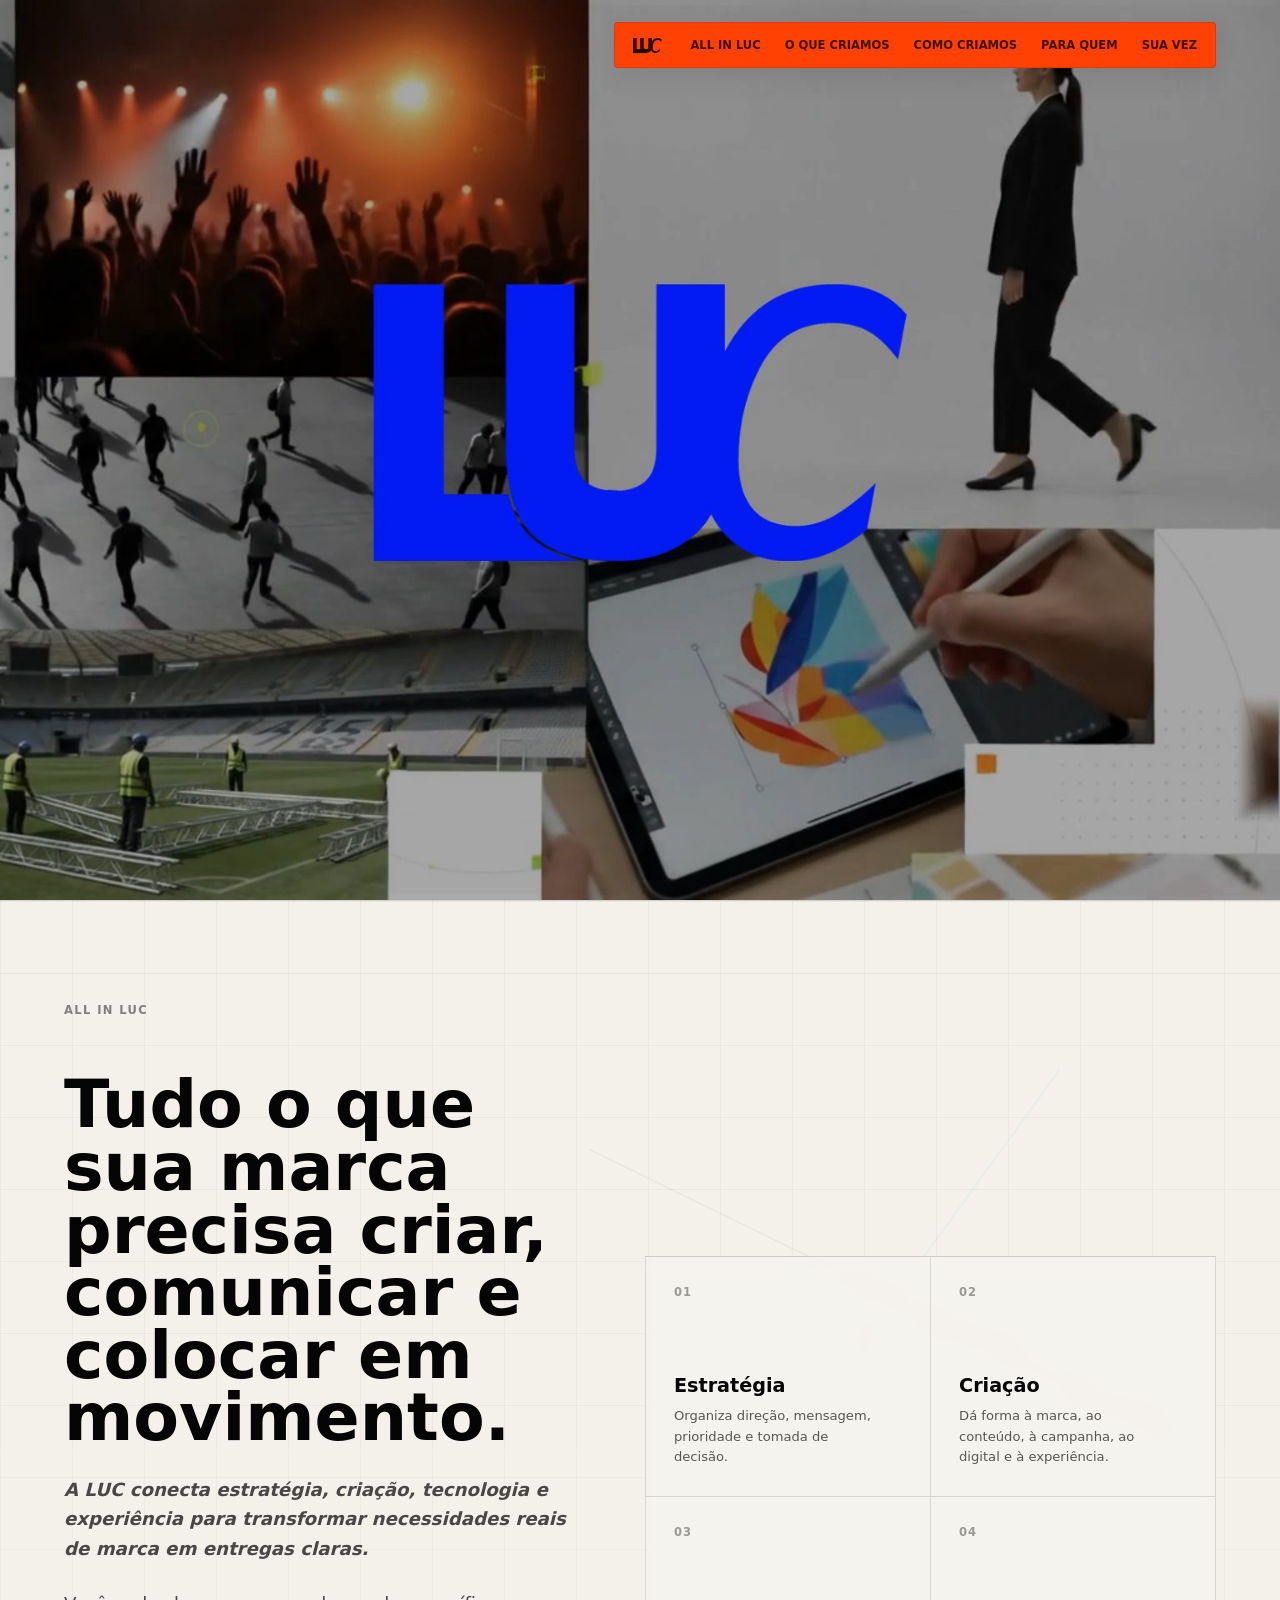
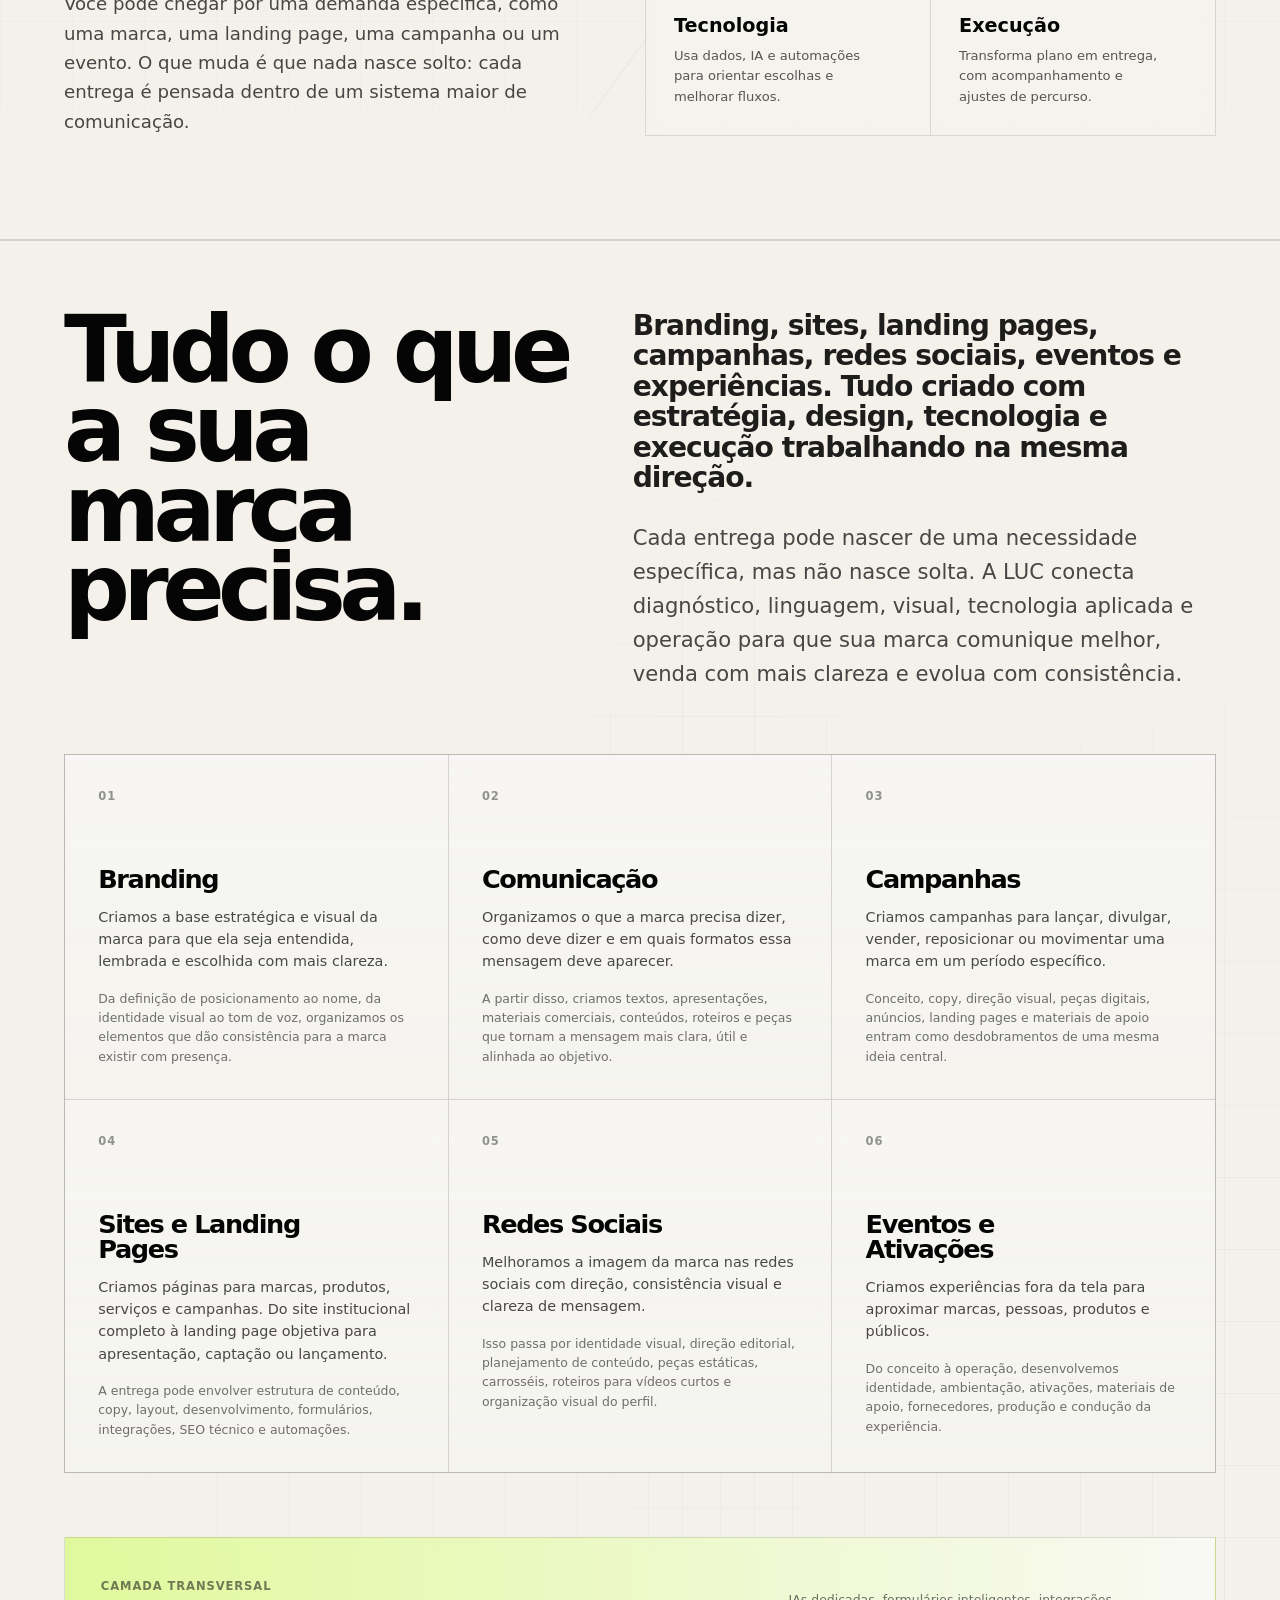
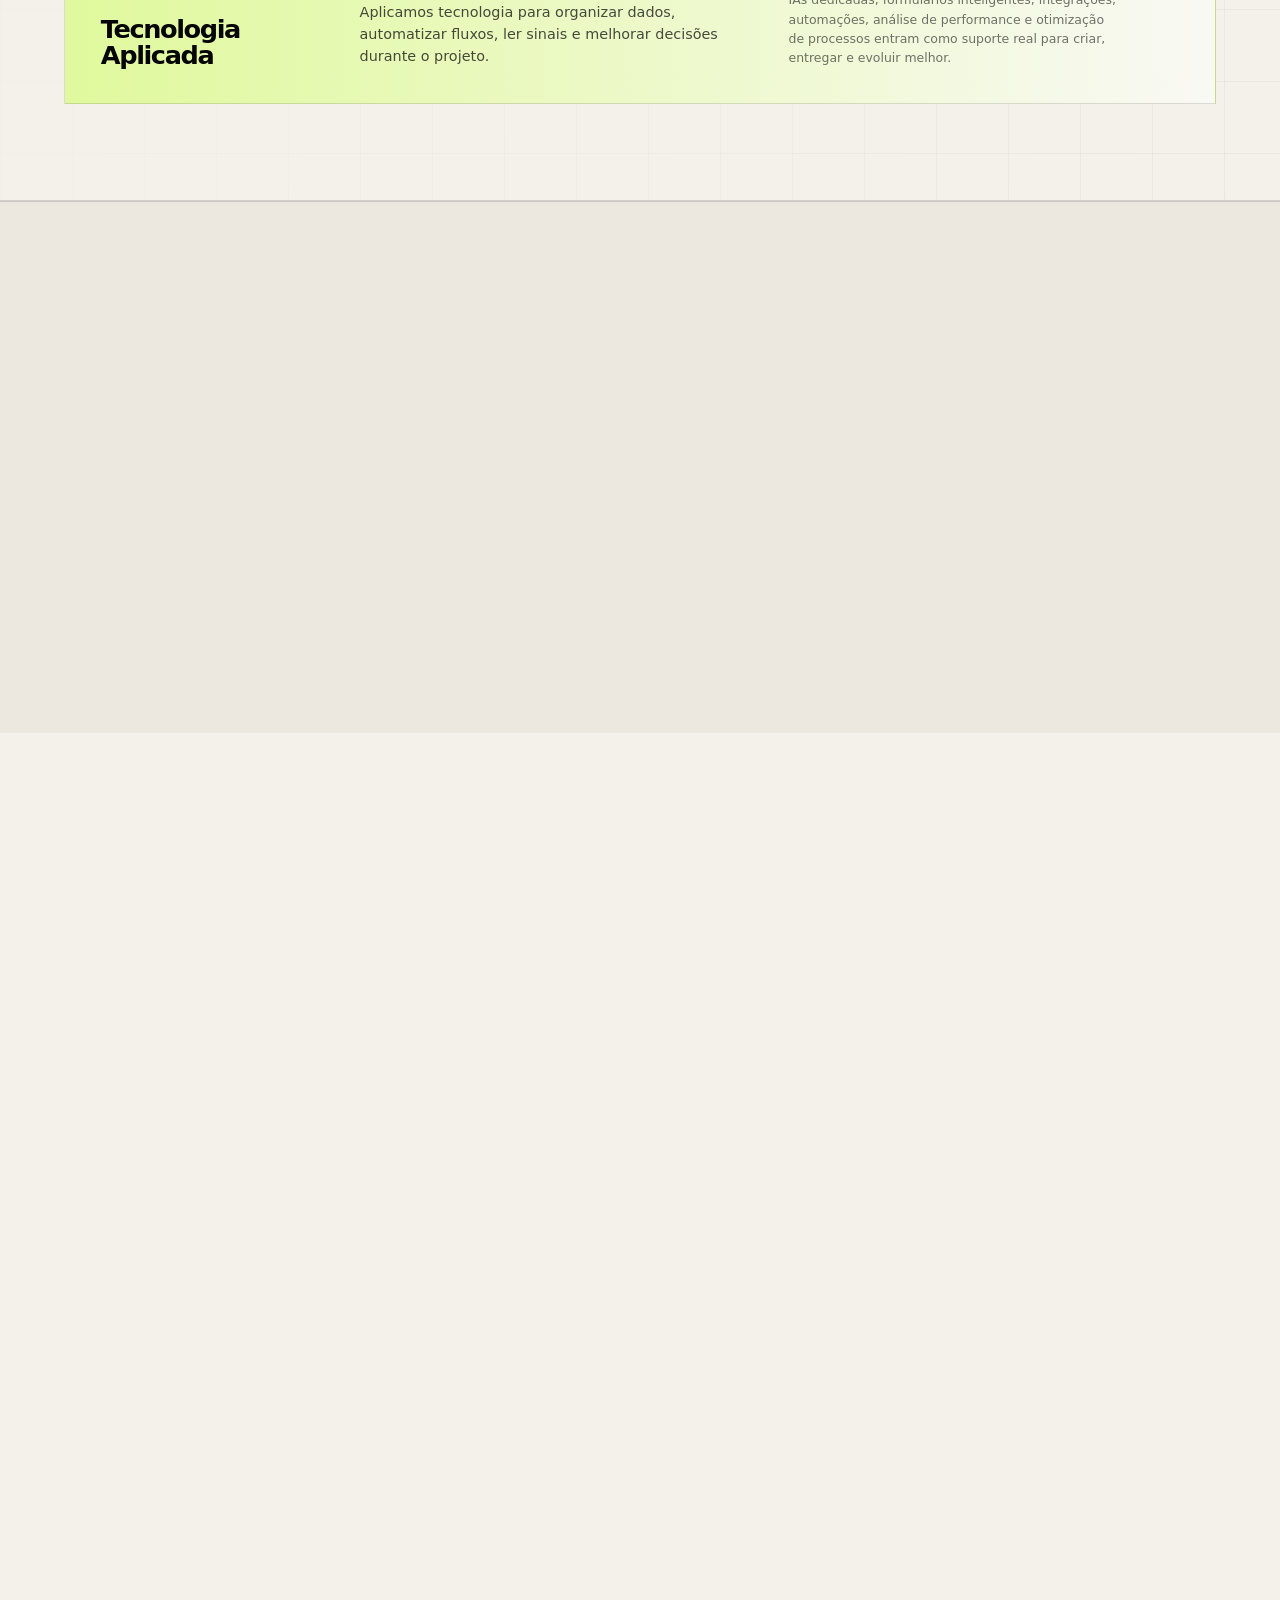
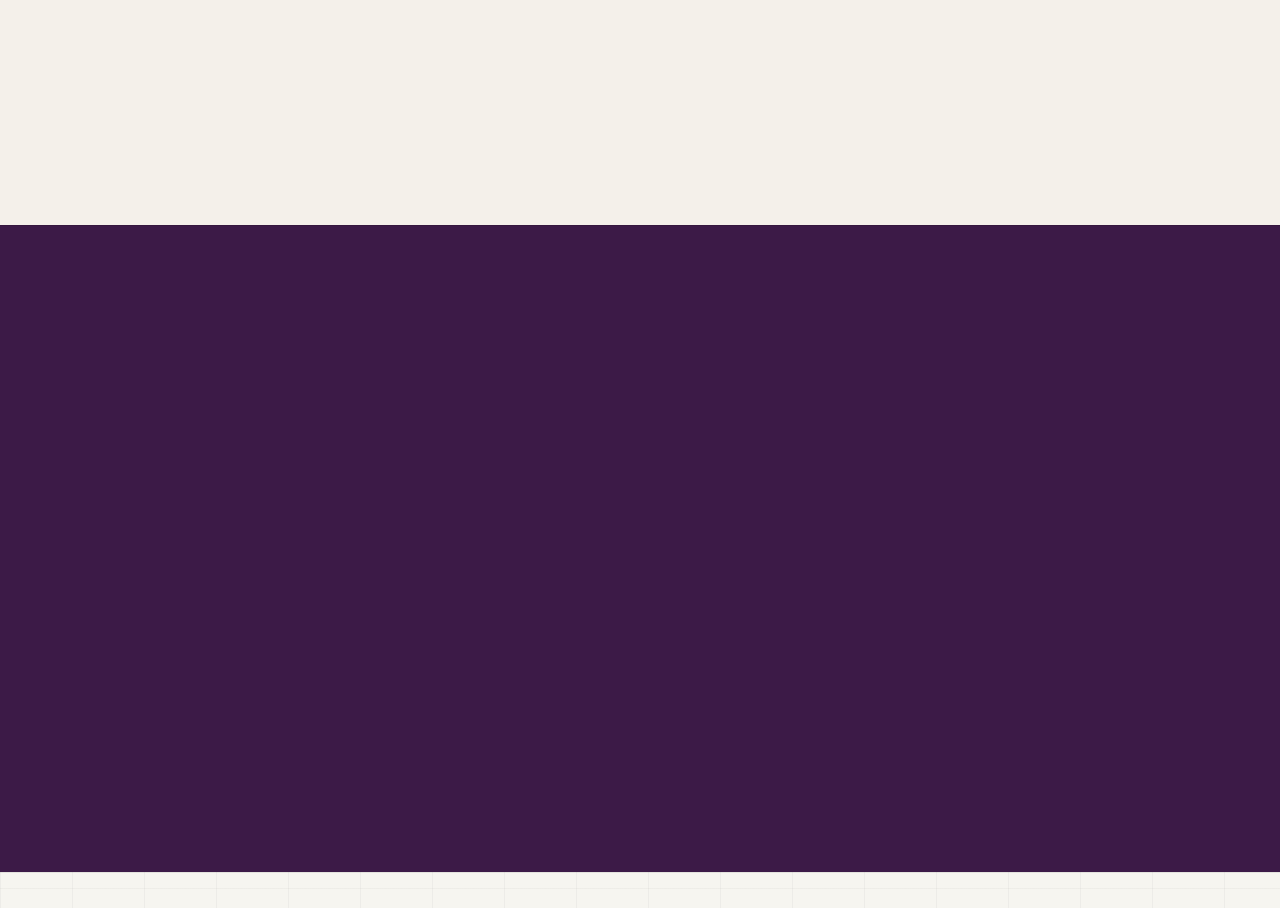
<file: index.html>
﻿<!doctype html>
<html lang="pt-BR">
  <head>
    <meta charset="utf-8" />
    <meta name="viewport" content="width=device-width, initial-scale=1" />
    <title>LUC Creative & Co | Branding, Eventos e Tecnologia</title>
    <meta
      name="description"
      content="Estratégia e criatividade. Com tecnologia aplicada. Tudo o que sua marca precisa para transformar planejamento em presença, comunicação em percepção e execução em resultado."
    />
    <meta name="robots" content="index, follow, max-image-preview:large" />
    <meta name="referrer" content="strict-origin-when-cross-origin" />
    <meta name="theme-color" content="#f4f0ea" />
    <link rel="canonical" href="https://somosluc.com.br/" />
    <link rel="icon" href="assets/favicon-luc-site.svg?v=1" type="image/svg+xml" />
    <link rel="manifest" href="site.webmanifest" />
    <link rel="preconnect" href="https://fonts.googleapis.com" />
    <link rel="preconnect" href="https://fonts.gstatic.com" crossorigin />
    <link
      href="https://fonts.googleapis.com/css2?family=Bodoni+Moda:opsz,wght@6..96,700;6..96,800&family=Bodoni+Moda:ital,opsz,wght@1,6..96,700;1,6..96,800&display=swap"
      rel="stylesheet"
    />
    <meta property="og:locale" content="pt_BR" />
    <meta property="og:type" content="website" />
    <meta property="og:site_name" content="LUC Creative & Co" />
    <meta property="og:title" content="LUC Creative & Co | Branding, Eventos e Tecnologia" />
    <meta
      property="og:description"
      content="Estratégia e criatividade. Com tecnologia aplicada. Tudo o que sua marca precisa para transformar planejamento em presença, comunicação em percepção e execução em resultado."
    />
    <meta property="og:url" content="https://somosluc.com.br/" />
    <meta property="og:image" content="https://somosluc.com.br/og-image.jpg" />
    <meta property="og:image:type" content="image/jpeg" />
    <meta property="og:image:width" content="1200" />
    <meta property="og:image:height" content="1200" />
    <meta property="og:image:alt" content="LUC Creative & Co" />
    <meta name="twitter:card" content="summary_large_image" />
    <meta name="twitter:title" content="LUC Creative & Co | Branding, Eventos e Tecnologia" />
    <meta
      name="twitter:description"
      content="Estratégia e criatividade. Com tecnologia aplicada. Tudo o que sua marca precisa para transformar planejamento em presença, comunicação em percepção e execução em resultado."
    />
    <meta name="twitter:image" content="https://somosluc.com.br/og-image.jpg" />
    <link rel="stylesheet" href="styles.css?v=progressive-form-10" />
    <script type="application/ld+json">
      {
        "@context": "https://schema.org",
        "@type": "Organization",
        "name": "LUC Creative & Co",
        "url": "https://somosluc.com.br/",
        "email": "contato@somosluc.com.br",
        "logo": "https://somosluc.com.br/assets/luc-creative-assinatura.png",
        "description": "Estratégia, branding, comunicação, tecnologia, experiências e execução para construir marcas relevantes."
      }
    </script>
  </head>
  <body>
    <a class="skip-link" href="#all-in-luc">Pular para o conteúdo</a>
    <header class="site-header" aria-label="Navegação principal">
      <nav class="nav-links" aria-label="Seções">
        <a class="nav-home-dot" href="#top" aria-label="Voltar ao início">
          <svg class="nav-home-luc" viewBox="0 0 77.36 40.34" aria-hidden="true">
            <polygon points="0 0 10.14 0 10.14 30.74 23.83 30.74 23.83 40.34 0 40.34 0 0" />
            <path d="M76.12,10.91c-1.61-2.1-3.14-3.51-4.57-4.21-1.43-.71-3.08-1.06-4.93-1.06-4.66,0-8.11,2.03-10.33,6.09-2.22,4.06-3.34,8.7-3.34,13.9,0,3.14.71,5.52,2.12,7.15,1.41,1.62,3.48,2.43,6.2,2.43,2.1,0,4.09-.57,5.96-1.71,1.87-1.15,3.75-2.65,5.64-4.5l-1.24,6.64c-3.6,3.13-7.37,4.69-11.29,4.69s-6.93-1.33-9.38-3.97c-2.42-2.66-3.64-6.49-3.64-11.48,0-6.61,1.69-12.41,5.08-17.4,3.4-4.99,8.25-7.48,14.53-7.48,4.57,0,8.04,1.48,10.44,4.45l-1.24,6.46Z" />
            <rect x="5.38" y="30.59" width="30.2" height="9.74" />
            <path d="M34.28,30.06c.32.02.65.04.97.03-.04.5-.08.98-.08,1.39l.07,4.36c-.16,1.58-.08,3.08.19,4.48-4.28.07-8.94-.71-12.21-3.68-1.59-1.47-2.71-3.58-3.35-6.32l.22.12c4.61,2.5,10.02,2.17,14.19-.39Z" />
            <path d="M19.2,0h9.93v23.63c0,2.39.51,4.07,1.53,5.04,1.03.94,2.52,1.42,4.45,1.42s3.33-.48,4.37-1.44c1.05-.97,1.57-2.64,1.57-5.02V0h9.93v24c0,5.79-1.49,9.97-4.46,12.51-2.96,2.54-6.8,3.82-11.54,3.82-5.14,0-9.05-1.23-11.76-3.69-2.68-2.48-4.02-6.78-4.02-12.88V0Z" />
          </svg>
          <span class="sr-only">Início</span>
        </a>
        <button
          class="nav-toggle"
          type="button"
          aria-expanded="false"
          aria-controls="mobile-navigation"
          aria-label="Abrir menu"
        >
          <span></span>
          <span></span>
          <span></span>
        </button>
        <span class="nav-mobile-links" id="mobile-navigation">
          <a href="#all-in-luc">ALL IN LUC</a>
          <a href="#o-que-criamos">O QUE CRIAMOS</a>
          <a href="#como-criamos">COMO CRIAMOS</a>
          <a href="#para-quem">PARA QUEM</a>
          <a href="#sua-vez">SUA VEZ</a>
        </span>
      </nav>
    </header>

    <main id="top">
      <section class="hero" aria-labelledby="hero-title">
        <video
          class="hero-video"
          autoplay
          muted
          loop
          playsinline
          preload="metadata"
          poster="assets/hero-poster.jpg?v=1"
          aria-hidden="true"
        >
          <source src="assets/hero-video-mobile.mp4?v=1" type="video/mp4" media="(max-width: 880px)" />
          <source src="assets/hero-video-desktop.mp4?v=1" type="video/mp4" />
        </video>
        <h1 id="hero-title" class="sr-only">
          LUC Creative & Co: estratégia, branding, experiências e execução para marcas
        </h1>
      </section>

      <section class="all-in" id="all-in-luc" aria-labelledby="all-in-title">
        <div class="all-in-copy">
          <p class="section-kicker">ALL IN LUC</p>
          <h2 id="all-in-title">Tudo o que sua marca precisa criar, comunicar e colocar em movimento.</h2>
          <p class="all-in-lead">
            A LUC conecta estratégia, criação, tecnologia e experiência para transformar necessidades reais de marca em entregas claras.
          </p>
          <p>
            Você pode chegar por uma demanda específica, como uma marca, uma landing page, uma campanha ou um evento. O que muda é que nada nasce solto: cada entrega é pensada dentro de um sistema maior de comunicação.
          </p>
        </div>
        <div class="all-in-system" aria-label="Sistema de atuação LUC">
          <article>
            <span>01</span>
            <h3>Estratégia</h3>
            <p>Organiza direção, mensagem, prioridade e tomada de decisão.</p>
          </article>
          <article>
            <span>02</span>
            <h3>Criação</h3>
            <p>Dá forma à marca, ao conteúdo, à campanha, ao digital e à experiência.</p>
          </article>
          <article>
            <span>03</span>
            <h3>Tecnologia</h3>
            <p>Usa dados, IA e automações para orientar escolhas e melhorar fluxos.</p>
          </article>
          <article>
            <span>04</span>
            <h3>Execução</h3>
            <p>Transforma plano em entrega, com acompanhamento e ajustes de percurso.</p>
          </article>
        </div>
      </section>

      <section class="what" id="o-que-criamos" aria-labelledby="what-title">
        <div class="section-heading">
          <h2 id="what-title">Tudo o que a sua marca precisa.</h2>
        </div>
        <div class="what-intro">
          <p class="what-subheadline">
            Branding, sites, landing pages, campanhas, redes sociais, eventos e experiências. Tudo criado com estratégia, design, tecnologia e execução trabalhando na mesma direção.
          </p>
          <p>
            Cada entrega pode nascer de uma necessidade específica, mas não nasce solta. A LUC conecta diagnóstico, linguagem, visual, tecnologia aplicada e operação para que sua marca comunique melhor, venda com mais clareza e evolua com consistência.
          </p>
        </div>

        <div class="services-grid" aria-label="Serviços LUC Creative & Co">
          <article class="service-card service-branding">
            <span class="service-number">01</span>
            <h3>Branding</h3>
            <p>
              Criamos a base estratégica e visual da marca para que ela seja entendida, lembrada e escolhida com mais clareza.
            </p>
            <p class="service-includes">
              Da definição de posicionamento ao nome, da identidade visual ao tom de voz, organizamos os elementos que dão consistência para a marca existir com presença.
            </p>
          </article>

          <article class="service-card service-comunicacao">
            <span class="service-number">02</span>
            <h3>Comunicação</h3>
            <p>
              Organizamos o que a marca precisa dizer, como deve dizer e em quais formatos essa mensagem deve aparecer.
            </p>
            <p class="service-includes">
              A partir disso, criamos textos, apresentações, materiais comerciais, conteúdos, roteiros e peças que tornam a mensagem mais clara, útil e alinhada ao objetivo.
            </p>
          </article>

          <article class="service-card service-campanhas">
            <span class="service-number">03</span>
            <h3>Campanhas</h3>
            <p>
              Criamos campanhas para lançar, divulgar, vender, reposicionar ou movimentar uma marca em um período específico.
            </p>
            <p class="service-includes">
              Conceito, copy, direção visual, peças digitais, anúncios, landing pages e materiais de apoio entram como desdobramentos de uma mesma ideia central.
            </p>
          </article>

          <article class="service-card service-sites">
            <span class="service-number">04</span>
            <h3>Sites e Landing Pages</h3>
            <p>
              Criamos páginas para marcas, produtos, serviços e campanhas. Do site institucional completo à landing page objetiva para apresentação, captação ou lançamento.
            </p>
            <p class="service-includes">
              A entrega pode envolver estrutura de conteúdo, copy, layout, desenvolvimento, formulários, integrações, SEO técnico e automações.
            </p>
          </article>

          <article class="service-card service-redes">
            <span class="service-number">05</span>
            <h3>Redes Sociais</h3>
            <p>
              Melhoramos a imagem da marca nas redes sociais com direção, consistência visual e clareza de mensagem.
            </p>
            <p class="service-includes">
              Isso passa por identidade visual, direção editorial, planejamento de conteúdo, peças estáticas, carrosséis, roteiros para vídeos curtos e organização visual do perfil.
            </p>
          </article>

          <article class="service-card service-eventos">
            <span class="service-number">06</span>
            <h3>Eventos e Ativações</h3>
            <p>
              Criamos experiências fora da tela para aproximar marcas, pessoas, produtos e públicos.
            </p>
            <p class="service-includes">
              Do conceito à operação, desenvolvemos identidade, ambientação, ativações, materiais de apoio, fornecedores, produção e condução da experiência.
            </p>
          </article>
        </div>

        <aside class="service-tech" aria-label="Tecnologia aplicada">
          <div>
            <span class="service-number">Camada transversal</span>
            <h3>Tecnologia Aplicada</h3>
          </div>
          <p>
            Aplicamos tecnologia para organizar dados, automatizar fluxos, ler sinais e melhorar decisões durante o projeto.
          </p>
          <p class="service-includes">
            IAs dedicadas, formulários inteligentes, integrações, automações, análise de performance e otimização de processos entram como suporte real para criar, entregar e evoluir melhor.
          </p>
        </aside>
      </section>

      <section class="about" id="como-criamos" aria-labelledby="about-title">
        <div class="section-heading">
          <div class="about-heading-copy">
            <h2 id="about-title">Menos achismo.<br />Mais método.</h2>
            <p>Porque opinião não é estratégia.</p>
          </div>
        </div>
        <div class="about-copy">
          <p>
            Antes de criar, entendemos. Antes de executar, organizamos. A tecnologia entra para melhorar leitura, fluxo e decisão em cada etapa.
          </p>
        </div>
        <ol class="method-flow" aria-label="Etapas do método LUC Creative & Co">
          <li>
            <span class="method-number">01</span>
            <h3>Entendemos</h3>
            <p>Lemos contexto, objetivo, público, mercado e restrições antes de propor qualquer caminho.</p>
          </li>
          <li>
            <span class="method-number">02</span>
            <h3>Organizamos</h3>
            <p>Transformamos informações soltas em direção clara, com dados, referências e prioridades no mesmo mapa.</p>
          </li>
          <li>
            <span class="method-number">03</span>
            <h3>Criamos</h3>
            <p>Damos forma à marca, página, campanha, evento ou experiência com intenção definida.</p>
          </li>
          <li>
            <span class="method-number">04</span>
            <h3>Implantamos</h3>
            <p>Colocamos a entrega em funcionamento com atenção à forma, ao canal, ao prazo e à operação.</p>
          </li>
          <li>
            <span class="method-number">05</span>
            <h3>Melhoramos</h3>
            <p>Lemos sinais, ajustamos fluxos e usamos o que aprendemos para evoluir a próxima etapa.</p>
          </li>
        </ol>
      </section>

      <section class="projects portfolio-projects" id="para-quem" aria-labelledby="experience-title">
        <div class="portfolio-heading">
          <div class="portfolio-heading-copy">
            <h2 id="experience-title">Para quem já criamos</h2>
            <p class="portfolio-subheadline">
              Nossa trajetória passa por marcas, artistas, eventos, ativações e projetos que pediram soluções diferentes.
            </p>
          </div>
        </div>
        <div class="portfolio-mosaic">
          <div class="editorial-territory">
            <div class="territory-heading">
              <h3>Marcas</h3>
              <p>Projetos, ativações e experiências desenvolvidas para marcas de diferentes segmentos.</p>
            </div>
            <div class="editorial-mosaic mosaic-brands" aria-label="Marcas que fazem parte da trajetória">
              <figure class="editorial-item tile-brand-a"><figcaption>Banco do Brasil</figcaption></figure>
              <figure class="editorial-item tile-brand-b"><figcaption>Chilli Beans</figcaption></figure>
              <figure class="editorial-item tile-brand-c"><figcaption>Dell</figcaption></figure>
              <figure class="editorial-item tile-brand-d"><figcaption>Fiat</figcaption></figure>
              <figure class="editorial-item tile-brand-e"><figcaption>Itaú</figcaption></figure>
              <figure class="editorial-item tile-brand-f"><figcaption>Jeep</figcaption></figure>
              <figure class="editorial-item tile-brand-g"><figcaption>Vivo</figcaption></figure>
              <figure class="editorial-item tile-brand-h"><figcaption>Natura</figcaption></figure>
            </div>
          </div>

          <div class="editorial-territory">
            <div class="territory-heading">
              <h3>Artistas</h3>
              <p>Shows, eventos e produções que exigiram leitura de público, presença de marca e operação real.</p>
            </div>
            <div class="editorial-mosaic mosaic-artists" aria-label="Artistas que fazem parte da trajetória">
              <figure class="editorial-item tile-artist-a"><figcaption><strong>Alceu</strong><span>Valença</span></figcaption></figure>
              <figure class="editorial-item tile-artist-b"><figcaption><strong>Carlinhos</strong><span>Brown</span></figcaption></figure>
              <figure class="editorial-item tile-artist-c"><figcaption><strong>Caetano</strong><span>Veloso</span></figcaption></figure>
              <figure class="editorial-item tile-artist-d"><figcaption><strong>Chico</strong><span>Buarque</span></figcaption></figure>
              <figure class="editorial-item tile-artist-e"><figcaption><strong>Elba</strong><span>Ramalho</span></figcaption></figure>
              <figure class="editorial-item tile-artist-f"><figcaption><strong>Geraldo</strong><span>Azevedo</span></figcaption></figure>
              <figure class="editorial-item tile-artist-g"><figcaption><strong>Ivan</strong><span>Lins</span></figcaption></figure>
              <figure class="editorial-item tile-artist-h"><figcaption><strong>João</strong><span>Bosco</span></figcaption></figure>
              <figure class="editorial-item tile-artist-i"><figcaption><strong>Lulu</strong><span>Santos</span></figcaption></figure>
              <figure class="editorial-item tile-artist-j"><figcaption><strong>Marisa</strong><span>Monte</span></figcaption></figure>
              <figure class="editorial-item tile-artist-k"><figcaption><strong>Ney</strong><span>Matogrosso</span></figcaption></figure>
              <figure class="editorial-item tile-artist-l"><figcaption><strong>Os Paralamas</strong><span>do Sucesso</span></figcaption></figure>
              <figure class="editorial-item tile-artist-m"><figcaption><strong>Toquinho</strong></figcaption></figure>
              <figure class="editorial-item tile-artist-n"><figcaption><strong>Vanessa</strong><span>da Mata</span></figcaption></figure>
              <figure class="editorial-item tile-artist-o"><figcaption><strong>Zé</strong><span>Ramalho</span></figcaption></figure>
              <figure class="editorial-item tile-artist-p"><figcaption><strong>Zeca</strong><span>Baleiro</span></figcaption></figure>
              <figure class="editorial-item tile-artist-q"><figcaption><strong>Zélia</strong><span>Duncan</span></figcaption></figure>
              <figure class="editorial-item tile-artist-r"><figcaption><strong>Zizi</strong><span>Possi</span></figcaption></figure>
            </div>
          </div>
        </div>
      </section>

      <section class="contact" id="sua-vez" aria-labelledby="contact-title">
        <div class="contact-left-column">
          <div class="contact-heading-copy">
            <h2 id="contact-title" class="contact-title">
              <span class="contact-title-line contact-title-line-1">É hora de</span>
              <span class="contact-title-line contact-title-line-2"><span class="contact-word-strong">colocar</span></span>
              <span class="contact-title-line contact-title-line-3">sua <span class="contact-word-highlight">marca</span> em</span>
              <span class="contact-title-line contact-title-line-4">movimento</span>
            </h2>
            <p class="contact-intro">
              Conte o que precisa criar, reorganizar, lançar ou melhorar. A primeira conversa serve para entender o cenário antes de resolvermos o seu problema.
            </p>
            <div class="contact-signature-row">
            <img
              class="contact-signature"
              src="assets/logo-luc-3.svg?v=1"
              alt="LUC Creative & Co"
              width="265"
              height="83"
              loading="lazy"
              decoding="async"
            />
              <span class="contact-signature-divider" aria-hidden="true"></span>
          <a
            class="contact-whatsapp"
            href="https://wa.me/5571993081072?text=Ol%C3%A1.%20Cheguei%20pelo%20site%20da%20LUC%20CREATIVE%20%26CO%20e%20gostaria%20de%20falar%20sobre%20minha%20necessidade."
            target="_blank"
            rel="noopener"
            aria-label="Falar com a LUC pelo WhatsApp"
          >
            <svg aria-hidden="true" viewBox="0 0 32 32" focusable="false">
              <path d="M16.04 3.2c-7.02 0-12.73 5.63-12.73 12.56 0 2.38.68 4.7 1.98 6.71L3.2 28.8l6.61-2.03a12.9 12.9 0 0 0 6.23 1.59c7.02 0 12.73-5.64 12.73-12.6S23.06 3.2 16.04 3.2Zm0 22.9c-1.93 0-3.82-.53-5.47-1.54l-.39-.23-3.92 1.2 1.24-3.72-.26-.4a10.08 10.08 0 0 1-1.65-5.65c0-5.68 4.69-10.3 10.45-10.3 5.77 0 10.46 4.62 10.46 10.3 0 5.71-4.69 10.34-10.46 10.34Zm5.74-7.73c-.31-.15-1.86-.9-2.15-1-.29-.11-.5-.16-.71.15-.21.31-.82 1-.99 1.21-.18.21-.36.23-.67.08-.31-.16-1.31-.48-2.5-1.53-.92-.81-1.55-1.82-1.73-2.13-.18-.31-.02-.48.14-.63.14-.14.31-.36.47-.54.16-.18.21-.31.31-.52.1-.21.05-.39-.03-.54-.08-.15-.71-1.68-.97-2.3-.26-.6-.52-.52-.71-.53h-.61c-.21 0-.55.08-.84.39-.29.31-1.1 1.06-1.1 2.58 0 1.52 1.12 2.99 1.28 3.2.16.21 2.2 3.31 5.33 4.64.75.32 1.33.51 1.78.65.75.23 1.43.2 1.97.12.6-.09 1.86-.75 2.12-1.47.26-.72.26-1.34.18-1.47-.08-.13-.29-.21-.6-.36Z" />
            </svg>
          </a>
          <a
            class="contact-email"
            href="mailto:contato@somosluc.com.br"
            aria-label="Enviar e-mail para a LUC"
          >
            <svg aria-hidden="true" viewBox="0 0 24 24" focusable="false">
              <path d="M3.4 5.2h17.2c.77 0 1.4.63 1.4 1.4v10.8c0 .77-.63 1.4-1.4 1.4H3.4c-.77 0-1.4-.63-1.4-1.4V6.6c0-.77.63-1.4 1.4-1.4Zm.9 2.24v9.12h15.4V7.44l-7.24 5.55a.78.78 0 0 1-.92 0L4.3 7.44Zm1.54-.74L12 11.42l6.16-4.72H5.84Z" />
            </svg>
          </a>            </div>
          </div>
        </div>
        <div class="contact-form-column">
          <div class="contact-form-shell" data-contact-form-shell>
            <form
              id="contact-form"
              class="contact-form"
              action="https://script.google.com/macros/s/AKfycbyWKZT2C9OB0r_PVm5gpXtUp2uUIAJupB7f3hqzKwvX26mOUcXtq4gixX3EGaMQ2Ols/exec"
              method="post"
              data-endpoint="https://script.google.com/macros/s/AKfycbyWKZT2C9OB0r_PVm5gpXtUp2uUIAJupB7f3hqzKwvX26mOUcXtq4gixX3EGaMQ2Ols/exec"
              novalidate
            >
              <input name="servico" type="hidden" value="Início de conversa pelo site LUC Creative & Co" />
              <label class="form-trap" aria-hidden="true">
                <span>Website</span>
                <input name="website" type="text" tabindex="-1" autocomplete="off" />
              </label>

              <header class="form-head">
                <ol class="form-progress" aria-label="Progresso do formulário">
                  <li class="is-active" data-step-indicator="0">Identificação</li>
                  <li data-step-indicator="1">Necessidade</li>
                  <li data-step-indicator="2">Contato</li>
                  <li data-step-indicator="3">Consentimento</li>
                </ol>
              </header>

              <div class="form-steps">
                <section class="form-step is-active" data-form-step="0" aria-labelledby="contact-step-id">
                  <h3 id="contact-step-id">Para quem iremos criar?</h3>
                  <div class="form-grid">
                    <label>
                      <span>Nome</span>
                      <input name="nome" type="text" autocomplete="name" maxlength="120" required />
                    </label>
                    <label>
                      <span>Empresa ou projeto</span>
                      <input name="empresa" type="text" autocomplete="organization" maxlength="160" required />
                    </label>
                  </div>
                  <p class="form-step-error" data-step-error role="alert"></p>
                </section>

                <section class="form-step" data-form-step="1" aria-labelledby="contact-step-need" aria-hidden="true">
                  <fieldset class="contact-choice contact-priority">
                    <legend id="contact-step-need">O que você precisa criar?</legend>
                    <div class="contact-options">
                      <label><input name="prioridade" type="checkbox" value="Criar ou reposicionar marca" /><span>Preciso criar ou reposicionar minha marca</span></label>
                      <label><input name="prioridade" type="checkbox" value="Melhorar comunicação" /><span>Preciso melhorar minha comunicação</span></label>
                      <label><input name="prioridade" type="checkbox" value="Campanha" /><span>Preciso criar uma campanha</span></label>
                      <label><input name="prioridade" type="checkbox" value="Site ou landing page" /><span>Preciso criar um site ou landing page</span></label>
                      <label><input name="prioridade" type="checkbox" value="Melhorar imagem nas redes sociais" /><span>Preciso melhorar minha imagem nas redes sociais</span></label>
                      <label><input name="prioridade" type="checkbox" value="Evento ou ativação" /><span>Preciso desenvolver um evento ou ativação</span></label>
                      <label><input name="prioridade" type="checkbox" value="Tecnologia dados ou automações" /><span>Preciso organizar tecnologia, dados ou automações</span></label>
                      <label><input name="prioridade" type="checkbox" value="Preciso de direção" /><span>Ainda não sei. Preciso de direção</span></label>
                    </div>
                  </fieldset>
                  <p class="form-step-error" data-step-error role="alert"></p>
                </section>

                <section class="form-step" data-form-step="2" aria-labelledby="contact-step-contact" aria-hidden="true">
                  <h3 id="contact-step-contact">Por onde te chamamos?</h3>
                  <div class="form-grid">
                    <label>
                      <span>WhatsApp</span>
                      <input name="telefone" type="tel" autocomplete="tel" maxlength="25" />
                    </label>
                    <label>
                      <span>E-mail</span>
                      <input name="email" type="email" autocomplete="email" maxlength="160" />
                    </label>
                  </div>
                  <p class="form-step-error" data-step-error role="alert"></p>
                </section>

                <section class="form-step" data-form-step="3" aria-labelledby="contact-step-consent" aria-hidden="true">
                  <h3 id="contact-step-consent">Podemos responder sua solicitação?</h3>
                  <label class="contact-consent">
                    <input id="contact-lgpd" name="lgpd" type="checkbox" required />
                    <span>
                      Concordo que meus dados sejam utilizados pela LUC Creative & Co para responder a esta solicitação,
                      conforme a <a href="privacidade.html">Política de Privacidade</a>.
                    </span>
                  </label>
                  <p class="form-step-error" data-step-error role="alert"></p>
                </section>
              </div>

              <div class="form-actions" aria-label="Controles do formulário">
                <button class="form-nav-button" type="button" data-step-prev>Voltar</button>
                <button class="form-nav-button form-next" type="button" data-step-next>Continuar</button>
                <button id="contact-submit" class="form-submit" type="submit">Iniciar conversa</button>
              </div>
              <p id="contact-status" class="contact-status" role="status" aria-live="polite"></p>
            </form>

            <div class="contact-success" data-contact-success hidden>
              <p>Solicitação enviada.</p>
              <h3>Recebemos a sua mensagem e retornaremos com brevidade.</h3>
            </div>
          </div>
        </div>
        <div class="contact-signature-row contact-signature-row-mobile">
        <img
          class="contact-signature-mobile"
          src="assets/logo-luc-3.svg?v=1"
          alt="LUC Creative & Co"
          width="265"
          height="83"
          loading="lazy"
          decoding="async"
        />
          <span class="contact-signature-divider" aria-hidden="true"></span>
          <a
            class="contact-whatsapp contact-whatsapp-mobile"
            href="https://wa.me/5571993081072?text=Ol%C3%A1.%20Cheguei%20pelo%20site%20da%20LUC%20CREATIVE%20%26CO%20e%20gostaria%20de%20falar%20sobre%20minha%20necessidade."
            target="_blank"
            rel="noopener"
            aria-label="Falar com a LUC pelo WhatsApp"
          >
            <svg aria-hidden="true" viewBox="0 0 32 32" focusable="false">
              <path d="M16.04 3.2c-7.02 0-12.73 5.63-12.73 12.56 0 2.38.68 4.7 1.98 6.71L3.2 28.8l6.61-2.03a12.9 12.9 0 0 0 6.23 1.59c7.02 0 12.73-5.64 12.73-12.6S23.06 3.2 16.04 3.2Zm0 22.9c-1.93 0-3.82-.53-5.47-1.54l-.39-.23-3.92 1.2 1.24-3.72-.26-.4a10.08 10.08 0 0 1-1.65-5.65c0-5.68 4.69-10.3 10.45-10.3 5.77 0 10.46 4.62 10.46 10.3 0 5.71-4.69 10.34-10.46 10.34Zm5.74-7.73c-.31-.15-1.86-.9-2.15-1-.29-.11-.5-.16-.71.15-.21.31-.82 1-.99 1.21-.18.21-.36.23-.67.08-.31-.16-1.31-.48-2.5-1.53-.92-.81-1.55-1.82-1.73-2.13-.18-.31-.02-.48.14-.63.14-.14.31-.36.47-.54.16-.18.21-.31.31-.52.1-.21.05-.39-.03-.54-.08-.15-.71-1.68-.97-2.3-.26-.6-.52-.52-.71-.53h-.61c-.21 0-.55.08-.84.39-.29.31-1.1 1.06-1.1 2.58 0 1.52 1.12 2.99 1.28 3.2.16.21 2.2 3.31 5.33 4.64.75.32 1.33.51 1.78.65.75.23 1.43.2 1.97.12.6-.09 1.86-.75 2.12-1.47.26-.72.26-1.34.18-1.47-.08-.13-.29-.21-.6-.36Z" />
            </svg>
          </a>
          <a
            class="contact-email"
            href="mailto:contato@somosluc.com.br"
            aria-label="Enviar e-mail para a LUC"
          >
            <svg aria-hidden="true" viewBox="0 0 24 24" focusable="false">
              <path d="M3.4 5.2h17.2c.77 0 1.4.63 1.4 1.4v10.8c0 .77-.63 1.4-1.4 1.4H3.4c-.77 0-1.4-.63-1.4-1.4V6.6c0-.77.63-1.4 1.4-1.4Zm.9 2.24v9.12h15.4V7.44l-7.24 5.55a.78.78 0 0 1-.92 0L4.3 7.44Zm1.54-.74L12 11.42l6.16-4.72H5.84Z" />
            </svg>
          </a>        </div>
      </section>
    </main>
    <footer class="site-footer">
      <p>© 2026 LUC. Todos os direitos reservados. <a href="privacidade.html">Privacidade</a></p>
    </footer>

    <script src="script.js?v=progressive-form-10" defer></script>
  </body>
</html>
</file>
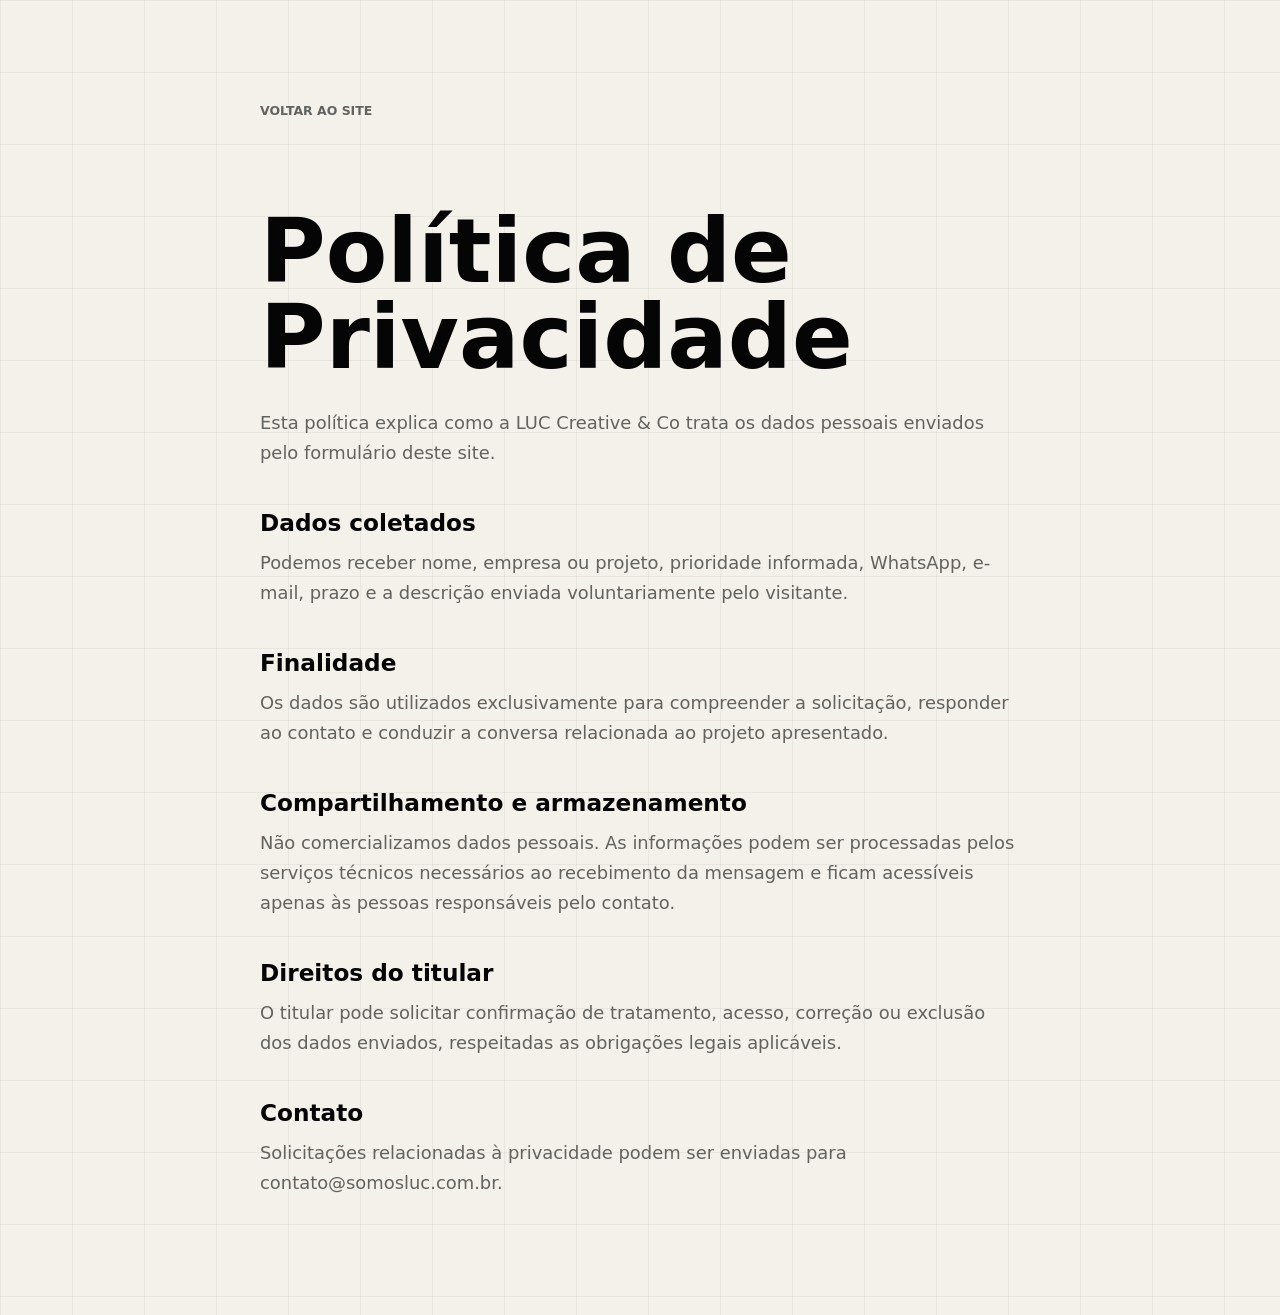
<file: privacidade.html>
<!doctype html>
<html lang="pt-BR">
  <head>
    <meta charset="utf-8" />
    <meta name="viewport" content="width=device-width, initial-scale=1" />
    <title>Política de Privacidade | LUC Creative & Co</title>
    <meta
      name="description"
      content="Política de Privacidade da LUC Creative & Co para os dados enviados pelo formulário de contato."
    />
    <meta name="robots" content="index, follow" />
    <meta name="theme-color" content="#f4f0ea" />
    <link rel="canonical" href="https://somosluc.com.br/privacidade.html" />
    <link rel="icon" href="assets/favicon-luc-site.svg?v=1" type="image/svg+xml" />
    <link rel="stylesheet" href="styles.css?v=contato-definitivo-3" />
  </head>
  <body>
    <main class="privacy-page">
      <article class="privacy-content">
        <a class="privacy-back" href="index.html#iniciar-projeto">Voltar ao site</a>
        <h1>Política de Privacidade</h1>
        <p>
          Esta política explica como a LUC Creative & Co trata os dados pessoais enviados pelo formulário deste
          site.
        </p>

        <h2>Dados coletados</h2>
        <p>
          Podemos receber nome, empresa ou projeto, prioridade informada, WhatsApp, e-mail, prazo e a descrição
          enviada voluntariamente pelo visitante.
        </p>

        <h2>Finalidade</h2>
        <p>
          Os dados são utilizados exclusivamente para compreender a solicitação, responder ao contato e conduzir
          a conversa relacionada ao projeto apresentado.
        </p>

        <h2>Compartilhamento e armazenamento</h2>
        <p>
          Não comercializamos dados pessoais. As informações podem ser processadas pelos serviços técnicos
          necessários ao recebimento da mensagem e ficam acessíveis apenas às pessoas responsáveis pelo contato.
        </p>

        <h2>Direitos do titular</h2>
        <p>
          O titular pode solicitar confirmação de tratamento, acesso, correção ou exclusão dos dados enviados,
          respeitadas as obrigações legais aplicáveis.
        </p>

        <h2>Contato</h2>
        <p>
          Solicitações relacionadas à privacidade podem ser enviadas para
          <a href="mailto:contato@somosluc.com.br">contato@somosluc.com.br</a>.
        </p>
      </article>
    </main>
  </body>
</html>
</file>
<file: styles.css>
﻿@import url("https://fonts.googleapis.com/css2?family=Fugaz+One&display=swap");

:root {
  --paper: #f6f5f0;
  --hero-paper: #fefefe;
  --ink: #070707;
  --muted: #62635f;
  --line: rgba(7, 7, 7, 0.14);
  --mist: #e3e7e2;
  --tech: #5fd1c7;
  --violet: #8a8ae6;
  --signal: #d8ddd8;
  --white: #ffffff;
}

* {
  box-sizing: border-box;
}

html {
  scroll-behavior: smooth;
}

body {
  margin: 0;
  background:
    linear-gradient(90deg, rgba(7, 7, 7, 0.035) 1px, transparent 1px),
    linear-gradient(180deg, rgba(7, 7, 7, 0.03) 1px, transparent 1px),
    var(--paper);
  background-size: 72px 72px;
  color: var(--ink);
  font-family:
    Inter, ui-sans-serif, system-ui, -apple-system, BlinkMacSystemFont, "Segoe UI", sans-serif;
  letter-spacing: 0;
}

a {
  color: inherit;
  text-decoration: none;
}

.site-header {
  position: fixed;
  top: 0;
  right: 0;
  left: 0;
  z-index: 10;
  display: flex;
  align-items: center;
  justify-content: flex-end;
  gap: 24px;
  min-height: 72px;
  padding: 22px clamp(20px, 5vw, 72px) 10px;
  border-bottom: 0;
  background: transparent;
  backdrop-filter: none;
  pointer-events: none;
}

.nav-links {
  display: flex;
  align-items: center;
  justify-content: flex-end;
  flex-wrap: wrap;
  gap: 10px clamp(14px, 2vw, 24px);
  padding: 7px clamp(12px, 1.5vw, 18px);
  border: 1px solid rgba(7, 7, 7, 0.14);
  border-radius: 4px;
  background: #ff4103;
  box-shadow: 0 8px 28px rgba(7, 7, 7, 0.08);
  color: rgba(7, 7, 7, 0.78);
  font-size: 0.72rem;
  font-weight: 650;
  text-transform: uppercase;
  backdrop-filter: blur(14px);
  pointer-events: auto;
}

.nav-mobile-links {
  display: contents;
}

.nav-toggle {
  display: none;
}

.sr-only {
  position: absolute;
  width: 1px;
  height: 1px;
  padding: 0;
  overflow: hidden;
  clip: rect(0, 0, 0, 0);
  white-space: nowrap;
  border: 0;
}

.skip-link {
  position: fixed;
  top: 12px;
  left: 12px;
  z-index: 100;
  padding: 10px 14px;
  border: 1px solid rgba(5, 5, 5, 0.28);
  border-radius: 3px;
  background: #f4f0ea;
  color: #050505;
  font-size: 0.78rem;
  font-weight: 700;
  transform: translateY(-160%);
  transition: transform 180ms ease;
}

.skip-link:focus {
  transform: translateY(0);
}

.nav-links a {
  position: relative;
  padding-block: 8px;
  transition:
    color 0.25s ease,
    opacity 0.25s ease,
    transform 0.25s ease;
}

.nav-links a:hover {
  color: #050505;
  opacity: 0.88;
  transform: translateY(-1px);
}

.nav-home-dot {
  display: inline-flex;
  flex: 0 0 auto;
  align-items: center;
  justify-content: center;
  width: auto;
  height: 15px;
  min-width: 0;
  min-height: 15px;
  margin-right: clamp(2px, 0.35vw, 5px);
  padding: 0 !important;
  border: 0;
  border-radius: 0;
  background: transparent;
  color: rgba(5, 5, 5, 0.82);
  cursor: pointer;
  opacity: 1;
  transition:
    color 0.25s ease,
    opacity 0.25s ease,
    transform 0.25s ease;
  transform: translateY(0);
}

.nav-home-dot:hover {
  background: transparent;
  color: #050505;
  opacity: 0.88;
  transform: translateY(-1px);
}

.nav-home-dot:focus-visible {
  outline: 2px solid rgba(5, 5, 5, 0.72);
  outline-offset: 4px;
}

.nav-links a:focus-visible,
.button:focus-visible {
  outline: 2px solid rgba(5, 5, 5, 0.72);
  outline-offset: 4px;
}

.nav-home-luc {
  display: block;
  width: auto;
  height: 15px;
  fill: currentColor;
}

.nav-links a::after {
  display: none;
}

.nav-home-dot::after {
  display: none;
}

.hero {
  position: relative;
  display: grid;
  place-items: center;
  min-height: 100svh;
  padding: clamp(78px, 7vw, 110px) clamp(20px, 5vw, 72px) clamp(44px, 6vw, 72px);
  background: #050505;
  overflow: hidden;
  isolation: isolate;
}

.hero::before {
  display: none;
}

.hero::after {
  display: none;
}

.hero-video {
  position: absolute;
  inset: 0;
  z-index: 0;
  width: 100%;
  height: 100%;
  object-fit: cover;
  object-position: center;
  transform: none;
  pointer-events: none;
}

.all-in,
.what,
.about,
.portfolio-projects,
.contact,
.site-footer {
  content-visibility: auto;
}

.all-in,
.what,
.about {
  contain-intrinsic-size: auto 900px;
}

.portfolio-projects {
  contain-intrinsic-size: auto 1350px;
}

.contact {
  contain-intrinsic-size: auto 900px;
}

.hero-content,
.all-in,
.what,
.about,
.projects,
.contact {
  position: relative;
  z-index: 1;
}

.hero-actions .button-primary {
  border: 1px solid rgba(7, 7, 7, 0.14);
  background: rgba(246, 245, 240, 0.86);
  box-shadow: 0 8px 28px rgba(7, 7, 7, 0.08);
  color: rgba(7, 7, 7, 0.78);
  backdrop-filter: blur(14px);
}

.hero-actions .button-primary::after {
  content: none;
}

@keyframes orbit-slow {
  from {
    transform: translate(-50%, -12%) scale(1) rotate(0deg);
  }

  to {
    transform: translate(-42%, -3%) scale(1.12) rotate(11deg);
  }
}

@keyframes tech-drift {
  from {
    transform: translateX(0);
  }

  to {
    transform: translateX(-10%) translateY(-7%) skewX(-3deg);
  }
}

@keyframes grid-float-a {
  from {
    transform: translate3d(0, 0, 0);
  }

  to {
    transform: translate3d(-34px, 24px, 0) rotate(3deg);
  }
}

@keyframes grid-float-b {
  from {
    transform: rotate(-8deg) translate3d(0, 0, 0);
  }

  to {
    transform: rotate(3deg) translate3d(36px, -26px, 0);
  }
}

@keyframes cell-pulse {
  from {
    opacity: 0.35;
  }

  to {
    opacity: 0.95;
  }
}

@keyframes line-sweep {
  from {
    transform: translateX(-18%) rotate(-8deg) scaleX(0.72);
    opacity: 0.18;
  }

  to {
    transform: translateX(18%) rotate(6deg) scaleX(1.1);
    opacity: 0.68;
  }
}

@keyframes scan-drop {
  0% {
    transform: translateY(-100%);
    opacity: 0;
  }

  18% {
    opacity: 0.8;
  }

  52% {
    opacity: 0.18;
  }

  100% {
    transform: translateY(100%);
    opacity: 0;
  }
}

h1,
h2,
h3,
p {
  margin-top: 0;
}

h1 {
  max-width: 980px;
  margin-bottom: 24px;
  font-size: clamp(3rem, 8vw, 8.2rem);
  font-weight: 760;
  line-height: 0.9;
}

h1.sr-only {
  margin: 0;
}

.hero-actions,
.contact {
  display: flex;
  flex-wrap: wrap;
  gap: 12px;
  align-items: center;
}

.button {
  display: inline-flex;
  align-items: center;
  justify-content: center;
  min-height: 48px;
  padding: 0 20px;
  border: 1px solid var(--ink);
  border-radius: 4px;
  font-size: 0.86rem;
  font-weight: 720;
  text-transform: uppercase;
  transition:
    background 180ms ease,
    color 180ms ease,
    transform 180ms ease;
}

.button:hover {
  transform: translateY(-2px);
}

.button-primary {
  background: var(--ink);
  color: var(--white);
}

/* ALL IN LUC: ponte entre impacto visual e oferta comercial. */
.all-in {
  position: relative;
  display: grid;
  grid-template-columns: minmax(0, 0.95fr) minmax(320px, 1.05fr);
  gap: clamp(24px, 5vw, 76px);
  align-items: end;
  padding: clamp(54px, 8vw, 108px) clamp(20px, 5vw, 72px);
  border-block: 1px solid var(--line);
  background-color: #f4f0ea;
  color: #050505;
  isolation: isolate;
}

.all-in::before {
  position: absolute;
  inset: 0;
  z-index: 0;
  content: "";
  background-image:
    linear-gradient(rgba(5, 5, 5, 0.04) 1px, transparent 1px),
    linear-gradient(90deg, rgba(5, 5, 5, 0.04) 1px, transparent 1px);
  background-size: 72px 72px;
  mask-image: linear-gradient(to bottom, #000 0%, rgba(0, 0, 0, 0.76) 58%, transparent 100%);
  pointer-events: none;
}

.all-in::after {
  position: absolute;
  inset: 18% 8% 12% 46%;
  z-index: 0;
  content: "";
  background:
    linear-gradient(126deg, transparent 44%, rgba(95, 209, 199, 0.1) 44.1%, transparent 44.34%),
    linear-gradient(26deg, transparent 61%, rgba(5, 5, 5, 0.052) 61.1%, transparent 61.32%);
  pointer-events: none;
}

.all-in > * {
  position: relative;
  z-index: 1;
}

.section-kicker {
  margin: 0 0 clamp(18px, 2.4vw, 30px);
  color: rgba(5, 5, 5, 0.48);
  font-size: 0.72rem;
  font-weight: 720;
  letter-spacing: 0.12em;
  text-transform: uppercase;
}

.all-in h2 {
  max-width: 980px;
  margin: 0;
  font-size: clamp(2.15rem, 5.2vw, 5.8rem);
  font-weight: 740;
  line-height: 0.94;
}

.all-in-copy {
  display: grid;
  gap: clamp(16px, 2.2vw, 26px);
}

.all-in-copy p:not(.section-kicker) {
  max-width: 64ch;
  margin: 0;
  color: rgba(5, 5, 5, 0.72);
  font-size: clamp(1.02rem, 1.42vw, 1.22rem);
  line-height: 1.62;
}

.all-in-copy .all-in-lead {
  max-width: 720px;
  color: rgba(5, 5, 5, 0.9);
  font-size: clamp(1.2rem, 2.1vw, 2rem);
  font-style: italic;
  font-weight: 580;
  line-height: 1.14;
}

.all-in-system {
  display: grid;
  grid-template-columns: repeat(2, minmax(0, 1fr));
  border-top: 1px solid rgba(5, 5, 5, 0.16);
  border-left: 1px solid rgba(5, 5, 5, 0.12);
  background: rgba(246, 245, 240, 0.58);
  backdrop-filter: blur(10px);
}

.all-in-system article {
  min-height: clamp(180px, 18vw, 250px);
  padding: clamp(18px, 2.2vw, 30px);
  border-right: 1px solid rgba(5, 5, 5, 0.12);
  border-bottom: 1px solid rgba(5, 5, 5, 0.12);
}

.all-in-system span {
  display: block;
  margin-bottom: clamp(42px, 6vw, 80px);
  color: rgba(5, 5, 5, 0.38);
  font-size: 0.72rem;
  font-weight: 720;
  letter-spacing: 0.08em;
}

.all-in-system h3 {
  margin: 0 0 10px;
  font-size: clamp(1.05rem, 1.5vw, 1.52rem);
  line-height: 1.04;
}

.all-in-system p {
  max-width: 25ch;
  margin: 0;
  color: rgba(5, 5, 5, 0.66);
  font-size: clamp(0.82rem, 0.9vw, 0.98rem);
  line-height: 1.56;
}

.card-list {
  display: flex;
  flex-wrap: wrap;
  gap: 6px;
  margin: 14px 0 0;
  padding: 0;
  list-style: none;
}

.card-list li {
  padding: 5px 7px;
  border: 1px solid rgba(246, 245, 240, 0.2);
  color: rgba(246, 245, 240, 0.68);
  font-size: clamp(0.62rem, 0.62vw, 0.72rem);
  font-weight: 620;
  line-height: 1;
}

.what {
  position: relative;
  display: grid;
  grid-template-areas:
    "heading cards"
    "intro cards";
  grid-template-columns: minmax(0, 1.45fr) minmax(340px, 0.85fr);
  grid-template-rows: auto 1fr;
  column-gap: clamp(18px, 3.2vw, 54px);
  align-items: start;
  padding: clamp(34px, 5.5vw, 70px) clamp(20px, 5vw, 72px) clamp(52px, 8vw, 96px);
  border-block: 1px solid var(--line);
  background-color: #f4f0ea;
  color: #050505;
  isolation: isolate;
}

.what::before {
  position: absolute;
  inset: 0;
  z-index: 0;
  content: "";
  background-image:
    linear-gradient(rgba(5, 5, 5, 0.045) 1px, transparent 1px),
    linear-gradient(90deg, rgba(5, 5, 5, 0.045) 1px, transparent 1px);
  background-size: 72px 72px;
  -webkit-mask-image:
    linear-gradient(to top, #000 0%, rgba(0, 0, 0, 0.72) 34%, transparent 88%),
    linear-gradient(to right, rgba(0, 0, 0, 0.18) 0%, rgba(0, 0, 0, 0.5) 52%, #000 100%);
  -webkit-mask-composite: source-in;
  mask-image:
    linear-gradient(to top, #000 0%, rgba(0, 0, 0, 0.72) 34%, transparent 88%),
    linear-gradient(to right, rgba(0, 0, 0, 0.18) 0%, rgba(0, 0, 0, 0.5) 52%, #000 100%);
  mask-composite: intersect;
  pointer-events: none;
}

.what::after {
  position: absolute;
  inset: 12% 30% 8% 42%;
  z-index: 0;
  content: "";
  background-image:
    radial-gradient(circle at 25% 32%, rgba(5, 5, 5, 0.12) 0 1px, transparent 1.8px),
    radial-gradient(circle at 66% 48%, rgba(5, 5, 5, 0.1) 0 1px, transparent 1.8px),
    radial-gradient(circle at 42% 72%, rgba(5, 5, 5, 0.09) 0 1px, transparent 1.8px),
    linear-gradient(rgba(5, 5, 5, 0.036) 1px, transparent 1px),
    linear-gradient(90deg, rgba(5, 5, 5, 0.036) 1px, transparent 1px);
  background-size:
    100% 100%,
    100% 100%,
    100% 100%,
    72px 72px,
    72px 72px;
  mask-image: radial-gradient(ellipse at center, #000 0%, rgba(0, 0, 0, 0.72) 46%, transparent 82%);
  pointer-events: none;
}

.what > * {
  position: relative;
  z-index: 1;
}

.what .section-heading,
.about .section-heading {
  grid-template-columns: 1fr;
  gap: clamp(16px, 2.4vw, 28px);
  margin-bottom: clamp(16px, 2.4vw, 28px);
}

.what .section-heading {
  grid-area: heading;
  margin-bottom: clamp(24px, 3.4vw, 44px);
}

.what h2 {
  max-width: none;
  margin-bottom: 0;
  font-size: clamp(1.8rem, 3.2vw, 3.2rem);
  font-weight: 700;
  line-height: 0.95;
}

.what > p,
.what-intro {
  max-width: 760px;
  color: rgba(5, 5, 5, 0.72);
  font-size: clamp(1.05rem, 1.7vw, 1.32rem);
  line-height: 1.6;
}

.what-intro {
  grid-area: intro;
  display: grid;
  gap: clamp(16px, 2.4vw, 28px);
  margin-bottom: 0;
}

.what-intro p {
  margin: 0;
}

.what-intro p:not(.what-subheadline) {
  max-width: 62ch;
}

.what-intro .what-subheadline {
  max-width: 760px;
  color: rgba(5, 5, 5, 0.9);
  font-size: clamp(1.18rem, 2.16vw, 2.05rem);
  font-style: italic;
  font-weight: 580;
  line-height: 1.12;
}

.projects-panel p,
.contact p {
  margin-bottom: 0;
}

.about,
.projects {
  padding: clamp(56px, 9vw, 118px) clamp(20px, 5vw, 72px);
}

.section-heading {
  display: grid;
  grid-template-columns: minmax(120px, 0.28fr) minmax(0, 0.72fr);
  gap: clamp(20px, 5vw, 70px);
  align-items: start;
  margin-bottom: clamp(34px, 6vw, 72px);
}

.section-heading h2,
.contact h2 {
  margin-bottom: 0;
  font-size: clamp(1.8rem, 4.5vw, 4.5rem);
  font-weight: 760;
  line-height: 0.95;
}

.about {
  position: relative;
  display: grid;
  grid-template-areas:
    "heading"
    "copy"
    "flow";
  grid-template-columns: minmax(0, 1fr);
  grid-template-rows: auto;
  align-items: start;
  padding-top: clamp(38px, 5vw, 64px);
  padding-bottom: clamp(22px, 3vw, 40px);
  border-top: 1px solid var(--line);
  background-color: #ece7df;
  color: #050505;
  isolation: isolate;
}

.about::before {
  position: absolute;
  inset: 0;
  z-index: 0;
  content: "";
  background-image:
    linear-gradient(rgba(5, 5, 5, 0.051) 1px, transparent 1px),
    linear-gradient(90deg, rgba(5, 5, 5, 0.051) 1px, transparent 1px);
  background-size: 72px 72px;
  mask-image: linear-gradient(to bottom, transparent 0%, rgba(0, 0, 0, 0.28) 20%, #000 58%, #000 100%);
  pointer-events: none;
}

.about::after {
  position: absolute;
  inset: 18% 5% 4%;
  z-index: 0;
  content: "";
  background:
    linear-gradient(115deg, transparent 37%, rgba(95, 209, 199, 0.09) 37.1%, transparent 37.35%),
    linear-gradient(24deg, transparent 54%, rgba(5, 5, 5, 0.055) 54.1%, transparent 54.3%),
    linear-gradient(148deg, transparent 67%, rgba(255, 132, 24, 0.065) 67.1%, transparent 67.3%);
  pointer-events: none;
}

.about > * {
  position: relative;
  z-index: 1;
}

.about .section-heading {
  grid-area: heading;
  max-width: 780px;
  margin-bottom: clamp(3px, 0.6vw, 7px);
}

.about .section-heading h2 {
  font-size: clamp(1.8rem, 3.05vw, 3.05rem);
}

.about-copy {
  grid-area: copy;
  display: grid;
  gap: clamp(16px, 2.4vw, 28px);
  max-width: 62ch;
  margin-top: 0;
  color: #30312e;
  font-size: clamp(1.05rem, 1.7vw, 1.32rem);
  line-height: 1.6;
}

.about-copy p {
  margin-bottom: 0;
}

.about-heading-copy {
  display: grid;
  gap: clamp(10px, 1.5vw, 18px);
}

.about-heading-copy p {
  max-width: 760px;
  margin: 0;
  color: #30312e;
  font-size: clamp(1.25rem, 2.3vw, 2.2rem);
  font-style: normal;
  font-weight: 620;
  line-height: 1.12;
}

.method-flow {
  grid-area: flow;
  display: grid;
  grid-template-columns: repeat(5, minmax(0, 1fr));
  width: 88%;
  margin: clamp(20px, 2.8vw, 38px) auto 0;
  padding: 0;
  list-style: none;
  border-top: 1px solid rgba(5, 5, 5, 0.18);
}

.method-flow li {
  --method-progress: 20%;
  position: relative;
  min-height: clamp(165px, 15vw, 215px);
  padding: clamp(7px, 0.9vw, 12px) clamp(16px, 2.2vw, 32px) 0 0;
  color: rgba(5, 5, 5, 0.7);
  transition: color 320ms ease;
}

.method-flow li::before {
  position: absolute;
  top: -2px;
  left: 0;
  width: 0;
  height: 3px;
  content: "";
  background: var(--tech);
  transition: width 420ms ease;
}

.method-flow li:nth-child(2) {
  --method-progress: 40%;
}

.method-flow li:nth-child(3) {
  --method-progress: 60%;
}

.method-flow li:nth-child(4) {
  --method-progress: 80%;
}

.method-flow li:nth-child(5) {
  --method-progress: 100%;
}

.method-flow li::after {
  position: absolute;
  top: -5px;
  right: clamp(14px, 2vw, 28px);
  width: 5px;
  height: 5px;
  content: "";
  border: 1px solid rgba(5, 5, 5, 0.36);
  border-radius: 50%;
  background: #ece7df;
  transition:
    border-color 320ms ease,
    background 320ms ease,
    transform 320ms ease;
}

.method-flow li:nth-child(1)::after {
  border-color: rgba(67, 112, 108, 0.38);
}

.method-flow li:nth-child(2)::after {
  border-color: rgba(95, 209, 199, 0.48);
}

.method-flow li:nth-child(3)::after {
  border-color: rgba(95, 209, 199, 0.62);
}

.method-flow li:nth-child(4)::after {
  border-color: rgba(95, 209, 199, 0.82);
}

.method-flow li:last-child::after {
  right: 0;
  border-color: var(--tech);
  background: var(--tech);
}

.method-flow li:hover {
  color: #050505;
}

.method-flow li:hover::before {
  width: var(--method-progress);
}

.method-flow li:hover + li::after {
  border-color: rgba(95, 209, 199, 0.72);
  background: rgba(95, 209, 199, 0.42);
  transform: scale(1.12);
}

.method-flow li:hover::after {
  border-color: var(--tech);
  background: var(--tech);
  transform: scale(1.25);
}

.method-number {
  display: block;
  margin-bottom: clamp(8px, 1.3vw, 16px);
  color: rgba(5, 5, 5, 0.42);
  font-size: 0.72rem;
  font-weight: 700;
  letter-spacing: 0.08em;
}

.method-flow h3 {
  margin: 0 0 8px;
  color: #050505;
  font-size: clamp(1.05rem, 1.5vw, 1.5rem);
  line-height: 1.04;
}

.method-flow p {
  max-width: 25ch;
  margin: 0;
  font-size: clamp(0.82rem, 0.88vw, 0.96rem);
  line-height: 1.56;
}

.what .eyebrow {
  color: rgba(5, 5, 5, 0.58);
}

.what-grid {
  grid-area: cards;
  display: grid;
  grid-template-columns: repeat(2, minmax(0, 1fr));
  grid-template-rows: repeat(2, minmax(0, 1fr));
  gap: clamp(8px, 1vw, 14px);
  align-self: center;
  height: clamp(495px, 46vw, 630px);
  border: 0;
  background: transparent;
}

.what-grid article {
  position: relative;
  min-height: 0;
  overflow: hidden;
  padding: 0;
  border: 1px solid rgba(5, 5, 5, 0.12);
  background-color: #0c0c0c;
  background-position: center;
  background-size: cover;
  box-shadow: 0 18px 34px rgba(5, 5, 5, 0.08);
  transition:
    background-position 700ms ease,
    transform 380ms ease,
    box-shadow 380ms ease;
}

.what-grid article:nth-child(1) {
  grid-column: 1;
  grid-row: 1;
}

.what-grid article:nth-child(2) {
  grid-column: 2;
  grid-row: 1;
  transform: translateY(34px);
}

.what-grid article:nth-child(3) {
  grid-column: 1;
  grid-row: 2;
  transform: translateY(-18px);
}

.what-grid article:nth-child(4) {
  grid-column: 2;
  grid-row: 2;
  transform: translateY(16px);
}

.what-grid article:hover {
  background-position: center 46%;
  box-shadow: 0 24px 42px rgba(5, 5, 5, 0.14);
}

.what-grid article:nth-child(1):hover {
  transform: translateY(-4px);
}

.what-grid article:nth-child(2):hover {
  transform: translateY(30px);
}

.what-grid article:nth-child(3):hover {
  transform: translateY(-22px);
}

.what-grid article:nth-child(4):hover {
  transform: translateY(12px);
}

.pillar-branding {
  background-image: url("assets/pilar-branding.webp?v=1");
}

.pillar-experiencia {
  background-image: url("assets/pilar-experiencia.webp?v=1");
}

.pillar-digital {
  background-image: url("assets/pilar-digital.webp?v=1");
}

.pillar-execucao {
  background-image: url("assets/pilar-execucao.webp?v=1");
}

.pillar-execucao .card-content-overlay {
  background:
    linear-gradient(180deg, rgba(0, 0, 0, 0.03), rgba(0, 0, 0, 0.76)),
    linear-gradient(90deg, rgba(0, 0, 0, 0.4), transparent 78%);
}

.card-content-overlay {
  position: relative;
  z-index: 1;

  display: flex;
  flex-direction: column;
  justify-content: flex-end;
  min-height: 100%;
  padding: clamp(16px, 1.8vw, 26px);
  background:
    linear-gradient(180deg, rgba(0, 0, 0, 0.08), rgba(0, 0, 0, 0.88)),
    linear-gradient(90deg, rgba(0, 0, 0, 0.52), transparent 78%);
}

.card-content-overlay::before {
  display: block;
  width: 48px;
  height: 2px;
  margin-bottom: auto;
  content: "";
  background: linear-gradient(90deg, var(--tech), rgba(216, 221, 216, 0.88));
}

.what-grid h3 {
  margin-bottom: 10px;
  color: rgba(246, 245, 240, 0.72);
  font-size: clamp(1.05rem, 1.5vw, 1.55rem);
  line-height: 1.02;
}

.what-grid p {
  color: rgba(246, 245, 240, 0.72);
  font-size: clamp(0.76rem, 0.78vw, 0.9rem);
  line-height: 1.58;
}

.what-grid p:last-child {
  margin-bottom: 0;
}

@keyframes scroll-brands {
  from {
    transform: translateX(0);
  }

  to {
    transform: translateX(-50%);
  }
}

.portfolio-projects {
  position: relative;
  padding: 0 clamp(20px, 5vw, 72px) clamp(52px, 7vw, 88px);
  background-color: #f4f0ea;
  color: #050505;
  isolation: isolate;
}

.portfolio-projects::before {
  position: absolute;
  inset: 0;
  z-index: 0;
  content: "";
  background-image:
    linear-gradient(rgba(5, 5, 5, 0.032) 1px, transparent 1px),
    linear-gradient(90deg, rgba(5, 5, 5, 0.032) 1px, transparent 1px);
  background-size: 72px 72px;
  mask-image: linear-gradient(to bottom, transparent 0%, rgba(0, 0, 0, 0.72) 22%, #000 100%);
  pointer-events: none;
}

.portfolio-projects::after {
  position: absolute;
  inset: 14% 4% 8%;
  z-index: 0;
  content: "";
  background:
    linear-gradient(132deg, transparent 42%, rgba(95, 209, 199, 0.07) 42.1%, transparent 42.3%),
    linear-gradient(28deg, transparent 66%, rgba(5, 5, 5, 0.045) 66.1%, transparent 66.3%);
  pointer-events: none;
}

.portfolio-projects > * {
  position: relative;
  z-index: 1;
}

.portfolio-heading {
  width: auto;
  margin-inline: 0;
  padding: clamp(48px, 7vw, 86px) 0 clamp(12px, 1.8vw, 22px);
  border-top: 1px solid rgba(5, 5, 5, 0.12);
  background: transparent;
  color: #050505;
}

.portfolio-heading .eyebrow {
  margin-bottom: clamp(24px, 4vw, 48px);
  color: rgba(246, 245, 240, 0.58);
}

.portfolio-heading-copy {
  max-width: 1040px;
  margin: 0;
}

.portfolio-heading-copy h2 {
  max-width: 1040px;
  margin: 0;
  font-size: clamp(1.8rem, 4.5vw, 4.5rem);
  font-weight: 700;
  line-height: 0.95;
}

.portfolio-subheadline {
  max-width: 760px;
  margin: clamp(12px, 1.6vw, 20px) 0 0;
  color: rgba(5, 5, 5, 0.88);
  font-size: clamp(1.25rem, 2.3vw, 2.2rem);
  font-style: italic;
  font-weight: 580;
  line-height: 1.12;
}

.portfolio-mosaic {
  width: 100%;
  max-width: 1320px;
  margin: clamp(10px, 1.5vw, 18px) auto 0;
  background: transparent;
}

.editorial-territory + .editorial-territory {
  margin-top: clamp(46px, 6vw, 76px);
}

.territory-heading {
  margin-bottom: clamp(7px, 0.8vw, 11px);
}

.territory-heading h3 {
  margin: 0;
  color: rgba(5, 5, 5, 0.64);
  font-size: clamp(0.85rem, 1vw, 1rem);
  font-weight: 650;
  text-transform: uppercase;
}

.territory-heading p {
  max-width: 680px;
  margin: 3px 0 0;
  color: rgba(5, 5, 5, 0.58);
  font-size: clamp(0.84rem, 1vw, 0.98rem);
  line-height: 1.5;
}

.editorial-mosaic {
  display: grid;
  grid-template-columns: repeat(12, minmax(0, 1fr));
  grid-auto-flow: dense;
  gap: 0;
  overflow: hidden;
}

.editorial-item {
  position: relative;
  min-height: 0;
  margin: 0;
  overflow: hidden;
  background-color: rgba(5, 5, 5, 0.06);
  background-position: center;
  background-repeat: no-repeat;
  background-size: cover;
  filter: contrast(0.92) saturate(0.62);
  transform: scale(1);
  transition:
    filter 420ms ease,
    transform 520ms cubic-bezier(0.22, 1, 0.36, 1);
}

.editorial-item::after {
  position: absolute;
  inset: 0;
  content: "";
  background: linear-gradient(180deg, transparent 55%, rgba(5, 5, 5, 0.48));

  opacity: 0.54;
  transition: opacity 420ms ease;
}

.editorial-item figcaption {
  position: absolute;
  z-index: 1;
  right: 12px;
  bottom: 10px;
  left: 12px;
  color: rgba(255, 255, 255, 0.86);
  font-size: clamp(0.68rem, 0.75vw, 0.82rem);
  font-weight: 650;
  opacity: 0.62;
  transform: translateY(3px);
  transition:
    opacity 320ms ease,
    transform 320ms ease;
}

.editorial-item:hover {
  z-index: 20;
  filter: contrast(1) saturate(0.92);
  transform: scale(1.012);
}

.editorial-item:hover::after {
  opacity: 0.28;
}

.editorial-item:hover figcaption {
  opacity: 1;
  transform: translateY(0);
}

.mosaic-brands {
  grid-template-rows: repeat(6, clamp(42px, 4.2vw, 60px));
}

.mosaic-brands .editorial-item:nth-child(1) {
  grid-column: 1 / 5;
  grid-row: 1 / 3;
}

.mosaic-brands .editorial-item:nth-child(2) {
  grid-column: 5 / 8;
  grid-row: 1 / 4;
}

.mosaic-brands .editorial-item:nth-child(3) {
  grid-column: 8 / 13;
  grid-row: 1 / 3;
}

.mosaic-brands .editorial-item:nth-child(4) {
  grid-column: 1 / 4;
  grid-row: 3 / 5;
}

.mosaic-brands .editorial-item:nth-child(5) {
  grid-column: 4 / 8;
  grid-row: 4 / 7;
  translate: -5px -5px;
}

.mosaic-brands .editorial-item:nth-child(6) {
  grid-column: 8 / 10;
  grid-row: 3 / 5;
}

.mosaic-brands .editorial-item:nth-child(7) {
  grid-column: 10 / 13;
  grid-row: 3 / 5;
}

.mosaic-brands .editorial-item:nth-child(8) {
  grid-column: 8 / 13;
  grid-row: 5 / 7;
  translate: -4px -4px;
}

.mosaic-artists {
  grid-auto-rows: clamp(38px, 3.7vw, 52px);
}

.mosaic-artists .editorial-item:nth-child(6n + 1),
.mosaic-artists .editorial-item:nth-child(6n + 5) {
  grid-column: span 3;
  grid-row: span 3;
}

.mosaic-artists .editorial-item:nth-child(4n + 2) {
  translate: -4px 3px;
}

.mosaic-artists .editorial-item:nth-child(5n + 3) {
  translate: 3px -4px;
}

.mosaic-artists .editorial-item:nth-child(7n) {
  translate: -3px -3px;
}

.mosaic-artists .editorial-item:nth-child(6n + 2),
.mosaic-artists .editorial-item:nth-child(6n + 4) {
  grid-column: span 2;
  grid-row: span 2;
}

.mosaic-artists .editorial-item:nth-child(6n + 3) {
  grid-column: span 4;
  grid-row: span 2;
}

.mosaic-artists .editorial-item:nth-child(6n + 6) {
  grid-column: span 3;
  grid-row: span 2;
}

/* Colagem curada: liberdade interna com limite externo controlado. */
.editorial-territory + .editorial-territory {
  margin-top: clamp(34px, 4.5vw, 58px);
}

.editorial-mosaic {
  position: relative;
  display: block;
  width: 100%;
  overflow: hidden;
}

.editorial-item {
  position: absolute;
  translate: none;
}

.editorial-item figcaption {
  opacity: 0;
}

.editorial-item:hover figcaption {
  opacity: 0.86;
}

.mosaic-brands {
  height: clamp(220px, 24vw, 310px);
  overflow: visible;
}

.mosaic-brands .editorial-item {
  background-color: transparent;
  background-size: contain;
  filter: contrast(0.9) saturate(0.42);
}

.mosaic-brands .editorial-item::after,
.mosaic-brands .editorial-item figcaption {
  display: none;
}

.mosaic-brands .editorial-item:nth-child(1) { inset: 5% auto auto 1%; z-index: 2; width: 17%; height: 58%; }
.mosaic-brands .editorial-item:nth-child(2) { inset: 31% auto auto 15%; z-index: 4; width: 14%; height: 57%; }
.mosaic-brands .editorial-item:nth-child(3) { inset: 1% auto auto 29%; z-index: 1; width: 19%; height: 67%; }
.mosaic-brands .editorial-item:nth-child(4) { inset: 42% auto auto 43%; z-index: 3; width: 13%; height: 48%; }
.mosaic-brands .editorial-item:nth-child(5) { inset: 4% auto auto 53%; z-index: 5; width: 17%; height: 62%; }
.mosaic-brands .editorial-item:nth-child(6) { inset: 39% auto auto 68%; z-index: 6; width: 12%; height: 50%; }
.mosaic-brands .editorial-item:nth-child(7) { inset: 2% auto auto 77%; z-index: 3; width: 15%; height: 57%; }
.mosaic-brands .editorial-item:nth-child(8) { inset: 36% 0 auto auto; z-index: 5; width: 17%; height: 58%; }

.mosaic-artists {
  height: clamp(330px, 34vw, 455px);
  overflow: visible;
}

.mosaic-artists .editorial-item {
  background-color: rgba(5, 5, 5, 0.08);
  background-position: center;
  background-size: contain;
}

.mosaic-artists .editorial-item:nth-child(1) { inset: 2% auto auto 0; z-index: 2; width: 13%; height: 43%; }
.mosaic-artists .editorial-item:nth-child(2) { inset: 0 auto auto 12%; z-index: 4; width: 10%; height: 55%; }
.mosaic-artists .editorial-item:nth-child(3) { inset: 6% auto auto 21%; z-index: 3; width: 15%; height: 42%; }
.mosaic-artists .editorial-item:nth-child(4) { inset: 1% auto auto 35%; z-index: 5; width: 10%; height: 52%; }
.mosaic-artists .editorial-item:nth-child(5) { inset: 4% auto auto 44%; z-index: 2; width: 14%; height: 43%; }
.mosaic-artists .editorial-item:nth-child(6) { inset: 0 auto auto 57%; z-index: 5; width: 12%; height: 51%; }
.mosaic-artists .editorial-item:nth-child(7) { inset: 5% auto auto 68%; z-index: 2; width: 10%; height: 48%; }
.mosaic-artists .editorial-item:nth-child(8) { inset: 1% auto auto 77%; z-index: 6; width: 12%; height: 51%; }
.mosaic-artists .editorial-item:nth-child(9) { inset: 6% 0 auto auto; z-index: 3; width: 12%; height: 43%; }
.mosaic-artists .editorial-item:nth-child(10) { inset: auto auto 1% 1%; z-index: 5; width: 12%; height: 48%; }
.mosaic-artists .editorial-item:nth-child(11) { inset: auto auto 5% 12%; z-index: 3; width: 10%; height: 42%; }
.mosaic-artists .editorial-item:nth-child(12) { inset: auto auto 0 21%; z-index: 6; width: 15%; height: 49%; }
.mosaic-artists .editorial-item:nth-child(13) { inset: auto auto 4% 35%; z-index: 2; width: 10%; height: 43%; }
.mosaic-artists .editorial-item:nth-child(14) { inset: auto auto 1% 44%; z-index: 5; width: 14%; height: 49%; }
.mosaic-artists .editorial-item:nth-child(15) { inset: auto auto 5% 57%; z-index: 3; width: 12%; height: 42%; }
.mosaic-artists .editorial-item:nth-child(16) { inset: auto auto 0 68%; z-index: 7; width: 10%; height: 47%; }
.mosaic-artists .editorial-item:nth-child(17) { inset: auto auto 4% 77%; z-index: 6; width: 12%; height: 43%; }
.mosaic-artists .editorial-item:nth-child(18) { inset: auto 0 1% auto; z-index: 7; width: 12%; height: 48%; }

/* ExperiÃªncia: duas linguagens, um mesmo sistema editorial. */
.portfolio-mosaic {
  max-width: 1380px;
}

.editorial-territory + .editorial-territory {
  margin-top: clamp(18px, 2.2vw, 30px);
}

.mosaic-brands {
  height: clamp(185px, 18vw, 245px);
  overflow: hidden;
}

.mosaic-brands .editorial-item {
  background-color: transparent;
  background-size: contain;
  filter: grayscale(0.28) contrast(0.9) saturate(0.45);
  mix-blend-mode: multiply;
  opacity: 0.84;
}

.mosaic-brands .editorial-item:hover {
  z-index: 10;
  filter: grayscale(0) contrast(1) saturate(0.72);
  opacity: 1;
  transform: scale(1.008);
}

.mosaic-brands .editorial-item:nth-child(1) { inset: auto auto 2% 0; z-index: 2; width: 18%; height: 76%; }
.mosaic-brands .editorial-item:nth-child(2) { inset: auto auto 0 11.5%; z-index: 5; width: 18%; height: 92%; }
.mosaic-brands .editorial-item:nth-child(3) { inset: auto auto 3% 23.5%; z-index: 3; width: 18%; height: 80%; }
.mosaic-brands .editorial-item:nth-child(4) { inset: auto auto 0 35.5%; z-index: 6; width: 18%; height: 96%; }
.mosaic-brands .editorial-item:nth-child(5) { inset: auto auto 4% 47.5%; z-index: 4; width: 18%; height: 78%; }
.mosaic-brands .editorial-item:nth-child(6) { inset: auto auto 0 59.5%; z-index: 7; width: 18%; height: 90%; }
.mosaic-brands .editorial-item:nth-child(7) { inset: auto auto 3% 71.5%; z-index: 3; width: 18%; height: 82%; }
.mosaic-brands .editorial-item:nth-child(8) { inset: auto 0 0 auto; z-index: 6; width: 18%; height: 94%; }

.mosaic-artists {
  height: clamp(275px, 27vw, 370px);
  overflow: hidden;
}

.mosaic-artists .editorial-item {
  background-color: transparent;
  background-position: center;
  background-size: contain;
  filter: contrast(0.9) saturate(0.64);
}

.mosaic-artists .editorial-item::after {
  opacity: 0.22;
}

.mosaic-artists .editorial-item:hover {
  z-index: 20;
  filter: contrast(1) saturate(0.94);
  transform: scale(1.006);
}

.mosaic-artists .editorial-item:nth-child(1) { inset: 0 auto auto 0; z-index: 5; width: 17%; height: 55%; }
.mosaic-artists .editorial-item:nth-child(2) { inset: 5% auto auto 13.5%; z-index: 7; width: 12%; height: 47%; }
.mosaic-artists .editorial-item:nth-child(3) { inset: 0 auto auto 23%; z-index: 4; width: 16%; height: 54%; }
.mosaic-artists .editorial-item:nth-child(4) { inset: 4% auto auto 36%; z-index: 8; width: 12%; height: 48%; }
.mosaic-artists .editorial-item:nth-child(5) { inset: 0 auto auto 45%; z-index: 5; width: 17%; height: 56%; }
.mosaic-artists .editorial-item:nth-child(6) { inset: 5% auto auto 59%; z-index: 7; width: 12%; height: 47%; }
.mosaic-artists .editorial-item:nth-child(7) { inset: 1% auto auto 68.5%; z-index: 4; width: 15%; height: 53%; }
.mosaic-artists .editorial-item:nth-child(8) { inset: 5% auto auto 81%; z-index: 8; width: 11%; height: 47%; }
.mosaic-artists .editorial-item:nth-child(9) { inset: 0 0 auto auto; z-index: 5; width: 15%; height: 55%; }
.mosaic-artists .editorial-item:nth-child(10) { inset: auto auto 0 1%; z-index: 6; width: 13%; height: 49%; }
.mosaic-artists .editorial-item:nth-child(11) { inset: auto auto 4% 11.5%; z-index: 9; width: 12%; height: 44%; }
.mosaic-artists .editorial-item:nth-child(12) { inset: auto auto 0 21%; z-index: 5; width: 17%; height: 53%; }
.mosaic-artists .editorial-item:nth-child(13) { inset: auto auto 4% 35%; z-index: 8; width: 12%; height: 45%; }
.mosaic-artists .editorial-item:nth-child(14) { inset: auto auto 0 44%; z-index: 5; width: 17%; height: 54%; }
.mosaic-artists .editorial-item:nth-child(15) { inset: auto auto 4% 58%; z-index: 8; width: 12%; height: 45%; }
.mosaic-artists .editorial-item:nth-child(16) { inset: auto auto 0 67.5%; z-index: 5; width: 15%; height: 52%; }
.mosaic-artists .editorial-item:nth-child(17) { inset: auto auto 4% 80%; z-index: 9; width: 11%; height: 45%; }
.mosaic-artists .editorial-item:nth-child(18) { inset: auto 0 0 auto; z-index: 6; width: 14%; height: 52%; }

.mosaic-artists .editorial-item figcaption {
  top: 8px;
  right: auto;
  bottom: auto;
  left: 8px;
  width: max-content;
  max-width: calc(100% - 16px);
  padding: 7px 9px;
  background: rgba(5, 5, 5, 0.88);
  color: #f4f0ea;
  font-size: clamp(0.56rem, 0.62vw, 0.72rem);
  font-weight: 650;
  line-height: 1.2;
  opacity: 0;
  overflow-wrap: anywhere;
  pointer-events: none;
  transform: translateY(-4px);
  transition:
    opacity 240ms ease,
    transform 240ms ease;
}

.mosaic-artists .editorial-item:hover figcaption,
.mosaic-artists .editorial-item:focus-visible figcaption {
  opacity: 1;
  transform: translateY(0);
}

.mosaic-artists .editorial-item:hover,
.mosaic-artists .editorial-item:focus-visible {
  z-index: 50;
}

.mosaic-artists .editorial-item:hover figcaption,
.mosaic-artists .editorial-item:focus-visible figcaption {
  z-index: 51;
}

.tile-brand-a,
.tile-brand-b,
.tile-brand-c,
.tile-brand-d,
.tile-brand-e,
.tile-brand-f,
.tile-brand-g,
.tile-brand-h {
  background-position: center;
  background-size: cover;
}

.tile-brand-a {
  background-image: url("assets/marca-bb.webp");
}

.tile-brand-b {
  background-image: url("assets/marca-chilli-beans.webp");
}

.tile-brand-c {
  background-image: url("assets/marca-dell.webp");
}

.tile-brand-d {
  background-image: url("assets/marca-fiat.webp");
}

.tile-brand-e {
  background-image: url("assets/marca-itau.webp");
}

.tile-brand-f {
  background-image: url("assets/marca-jeep.webp");
}

.tile-brand-g {
  background-image: url("assets/marca-vivo.webp");
}

.tile-brand-h {
  background-image: url("assets/marca-natura.webp");
}

.tile-artist-a,
.tile-artist-b,
.tile-artist-c,
.tile-artist-d,
.tile-artist-e,
.tile-artist-f,
.tile-artist-g,
.tile-artist-h,
.tile-artist-i,
.tile-artist-j,
.tile-artist-k,
.tile-artist-l,
.tile-artist-m,
.tile-artist-n,
.tile-artist-o,
.tile-artist-p,
.tile-artist-q,
.tile-artist-r {
  background-position: center;
  background-size: cover;
}

.tile-artist-a {
  background-image: url("assets/artista-alceu.jpg");
}

.tile-artist-b {
  background-image: url("assets/artista-brown.jpg");
}

.tile-artist-c {
  background-image: url("assets/artista-caetano.jpg");
}

.tile-artist-d {
  background-image: url("assets/artista-chico.jpg");
}

.tile-artist-e {
  background-image: url("assets/artista-elba.jpg");
}

.tile-artist-f {
  background-image: url("assets/artista-geraldo.jpg");
}

.tile-artist-g {
  background-image: url("assets/artista-ivan.jpg");
}

.tile-artist-h {
  background-image: url("assets/artista-joao.jpg");
}

.tile-artist-i {
  background-image: url("assets/artista-lulu.jpg");
}

.tile-artist-j {
  background-image: url("assets/artista-marisa.jpg");
}

.tile-artist-k {
  background-image: url("assets/artista-ney.jpg");
}

.tile-artist-l {
  background-image: url("assets/artista-paralamas.jpg");
}

.tile-artist-m {
  background-image: url("assets/artista-toquinho.jpg");
}

.tile-artist-n {
  background-image: url("assets/artista-vanessa.jpg");
}

.tile-artist-o {
  background-image: url("assets/artista-ze.jpg");
}

.tile-artist-p {
  background-image: url("assets/artista-zeca.jpg");
}

.tile-artist-q {
  background-image: url("assets/artista-zelia.jpg");
}

.tile-artist-r {
  background-image: url("assets/artista-zizi.jpg");
}

.contact p {
  color: var(--muted);
  line-height: 1.55;
}

.contact {
  display: grid;
  grid-template-columns: minmax(0, 0.92fr) minmax(420px, 1fr);
  justify-content: space-between;
  align-items: start;
  column-gap: clamp(36px, 5vw, 84px);
  min-height: 420px;
  padding: clamp(34px, 5.5vw, 70px) clamp(20px, 5vw, 72px) clamp(52px, 8vw, 96px);
  border-top: 1px solid var(--line);
  background: #3c1a47;
}

.contact > div.contact-left-column {
  width: 100%;
  padding-top: 0;
  overflow: visible;
}

.contact > div.contact-left-column,
.contact > div.contact-form-column {
  transform: translateX(var(--contact-group-offset, 0px));
}

.contact-heading-copy {
  display: flex;
  flex-direction: column;
  gap: clamp(12px, 1.5vw, 18px);
  align-items: flex-start;
  width: 100%;
  transform: translateX(var(--contact-copy-offset, 0px));
}

.contact-title {
  display: flex;
  flex-direction: column;
  width: var(--contact-title-target-width, 100%);
  margin: 0;
  padding: 0;
  font-family: Inter, ui-sans-serif, system-ui, -apple-system, BlinkMacSystemFont, "Segoe UI", sans-serif;
  text-transform: none;
  transform-origin: left top;
}

.contact-title-line {
  display: block;
  white-space: nowrap;
  width: max-content;
  line-height: 0.9;
  transform-origin: left top;
}

.contact-title-line-1 {
  position: relative;
  z-index: 2;
  padding-top: 0.08em;
  margin-bottom: -0.146em;
  font-family: "Fugaz One", Impact, sans-serif;
  font-style: italic;
  font-weight: 400;
  letter-spacing: 0;
  color: #fff9fa;
  transform: translateY(0.225em);
}

.contact-title-line-2 {
  font-weight: 920;
  letter-spacing: 0;
}

.contact-title-line-3 {
  margin-top: -0.2em;
  font-weight: 760;
  letter-spacing: 0;
  color: #fff9fa;
}

.contact-title-line-4 {
  margin-top: -0.32em;
  font-style: italic;
  font-weight: 820;
  letter-spacing: 0;
  color: #ff4103;
}

.contact-title-small {
  display: inline-block;
}

.contact-word-strong {
  font-size: 1em;
  font-weight: inherit;
  letter-spacing: inherit;
  color: #ff4103;
}

.contact-word-highlight {
  display: inline-block;
  padding: 0 0.08em 0.03em;
  border-radius: 0.08em;
  background: #b6ff00;
  color: #050505;
  box-decoration-break: clone;
  -webkit-box-decoration-break: clone;
}

.contact-heading-copy .contact-intro {
  width: var(--contact-title-target-width, 100%);
  max-width: var(--contact-title-target-width, 100%);
  margin-top: 0;
  color: #fff9fa;
}

.contact-signature {
  display: block;
  width: min(42%, 190px);
  height: auto;
  object-fit: contain;
  object-position: left center;
}

.contact-signature-row {
  display: inline-flex;
  gap: 18px;
  align-items: flex-end;
  margin-top: clamp(18px, 2.8vw, 34px);
}

.contact-signature-row-mobile {
  display: none;
}

.contact-signature-divider {
  flex: 0 0 1px;
  width: 1px;
  height: 24px;
  margin-left: 10px;
  margin-bottom: 2px;
  background: rgba(182, 255, 0, 0.28);
}

.contact-signature-mobile {
  display: none;
}


.contact-intro {
  max-width: 760px;
  color: #fff9fa;
  font-size: clamp(1.05rem, 1.7vw, 1.32rem);
  line-height: 1.6;
}


.contact-form-column {
  display: grid;
  align-content: start;
  width: 100%;
}

.contact-whatsapp,
.contact-email {
  display: inline-flex;
  align-items: center;
  justify-content: center;
  width: 30px;
  height: 30px;
  border: 0;
  background: transparent;
  color: #b6ff00;
  text-decoration: none;
  align-self: flex-end;
  transition: opacity 180ms ease, transform 180ms ease;
}
.contact-whatsapp:hover,
.contact-email:hover {
  opacity: 0.78;
  transform: translateY(-1px);
}

.contact-whatsapp svg,
.contact-email svg {
  width: 28px;
  height: 28px;
  fill: currentColor;
}

.contact-form-shell {
  --form-bg: #fd1843;
  --form-fg: #fff9fa;
  --form-muted: rgba(255, 249, 250, 0.78);
  --form-field-bg: #fff9fa;
  --form-field-text: #171717;
  --form-field-border: rgba(255, 249, 250, 0.88);
  --form-line: rgba(255, 249, 250, 0.34);
  --form-error: #fff9fa;
  width: 100%;
  height: var(--contact-form-height, auto);
  background: var(--form-bg);
  color: var(--form-fg);
}

.contact-form-shell[data-current-step="1"] {
  --form-bg: #b6ff00;
  --form-fg: #3c1a47;
  --form-muted: rgba(60, 26, 71, 0.74);
  --form-field-bg: #3c1a47;
  --form-field-text: #b6ff00;
  --form-field-border: rgba(60, 26, 71, 0.72);
  --form-line: rgba(60, 26, 71, 0.3);
  --form-error: #3c1a47;
}

.contact-form-shell[data-current-step="2"] {
  --form-bg: #fffdf1;
  --form-fg: #59c749;
  --form-muted: rgba(89, 199, 73, 0.74);
  --form-field-bg: transparent;
  --form-field-text: #59c749;
  --form-field-border: rgba(89, 199, 73, 0.72);
  --form-line: rgba(89, 199, 73, 0.28);
  --form-error: #c84747;
}

.contact-form-shell[data-current-step="3"],
.contact-form-shell.is-success {
  --form-bg: #21f1a8;
  --form-fg: #171717;
  --form-muted: rgba(23, 23, 23, 0.72);
  --form-field-bg: #171717;
  --form-field-text: #21f1a8;
  --form-field-border: rgba(23, 23, 23, 0.72);
  --form-line: rgba(23, 23, 23, 0.28);
  --form-error: #171717;
}

.contact-form {
  display: grid;
  grid-template-rows: auto 1fr auto auto;
  gap: clamp(14px, 1.8vw, 22px);
  width: 100%;
  height: var(--contact-form-height, auto);
  min-height: 430px;
  padding: clamp(22px, 2.6vw, 34px);
  border: 1px solid var(--form-line);
  background: var(--form-bg);
  color: var(--form-fg);
}

.contact-form label {
  display: grid;
  gap: 9px;
}

.contact-form .form-trap {
  position: absolute;
  left: -10000px;
  width: 1px;
  height: 1px;
  overflow: hidden;
}

.form-head {
  display: grid;
  gap: 12px;
}

.form-step-count {
  display: none;
}

.form-progress {
  display: grid;
  grid-template-columns: repeat(4, minmax(0, 1fr));
  gap: 8px;
  margin: 0;
  padding: 0;
  list-style: none;
}

.form-progress li {
  display: grid;
  gap: 7px;
  color: var(--form-muted);
  font-size: clamp(0.58rem, 0.72vw, 0.72rem);
  font-weight: 680;
  letter-spacing: 0.04em;
  text-transform: uppercase;
}

.form-progress li::before {
  display: block;
  height: 2px;
  content: "";
  background: var(--form-line);
}

.form-progress li.is-active,
.form-progress li.is-complete {
  color: var(--form-fg);
}

.form-progress li.is-active::before,
.form-progress li.is-complete::before {
  background: var(--form-fg);
}

.form-steps {
  display: grid;
  min-height: 0;
}

.form-step {
  grid-area: 1 / 1;
  display: grid;
  align-content: start;
  gap: clamp(14px, 1.7vw, 20px);
  opacity: 0;
  visibility: hidden;
  pointer-events: none;
  transition: opacity 220ms ease;
}

.form-step.is-active {
  opacity: 1;
  visibility: visible;
  pointer-events: auto;
}

.form-step-label {
  margin: 0;
  color: var(--form-muted);
  font-size: 0.72rem;
  font-weight: 760;
  letter-spacing: 0.08em;
  text-transform: uppercase;
}

.form-step h3 {
  max-width: none;
  margin: 0;
  color: var(--form-fg);
  font-size: clamp(1.48rem, 2.4vw, 2.18rem);
  font-weight: 660;
  line-height: 1.02;
  white-space: nowrap;
}

.contact-success h3 {
  max-width: 20ch;
  margin: 0;
  color: var(--form-fg);
  font-size: clamp(1.48rem, 2.4vw, 2.18rem);
  font-weight: 660;
  line-height: 1.02;
}

.form-grid {
  display: grid;
  grid-template-columns: repeat(2, minmax(0, 1fr));
  gap: 14px;
}

.contact-choice {
  min-width: 0;
  margin: 0;
  padding: 0;
  border: none;
  background: transparent;
}

.contact-choice legend {
  max-width: none;
  margin: 0 0 clamp(14px, 1.6vw, 18px);
  padding: 0;
  color: var(--form-fg);
  font-size: clamp(1.48rem, 2.4vw, 2.18rem);
  font-weight: 660;
  line-height: 1.04;
  white-space: nowrap;
}

.contact-options {
  display: grid;
  grid-template-columns: 1fr;
  gap: 6px;
}

.contact-options label {
  display: flex;
  grid-template-columns: none;
  flex-direction: row;
  gap: 10px;
  align-items: center;
  width: 100%;
  min-height: 31px;
  cursor: pointer;
}

.contact-options label:has(input:focus-visible),
.contact-consent:has(input:focus-visible) {
  outline: 2px solid var(--form-fg);
  outline-offset: 3px;
}

.contact-options label span {
  color: var(--form-fg);
  font-size: 0.8rem;
  font-weight: 560;
  text-transform: none;
  transform-origin: left top;
}

.contact-form .contact-options input[type="checkbox"] {
  width: 15px;
  height: 15px;
  min-height: 15px;
  margin: 0;
  padding: 0;
  accent-color: var(--form-fg);
}

.contact-form .contact-consent {
  display: flex;
  grid-template-columns: none;
  flex-direction: row;
  justify-content: flex-start;
  gap: 11px;
  align-items: flex-start;
  width: min(100%, 520px);
  padding: 0;
  border: none;
  background: transparent;
}

.contact-form .contact-consent input {
  flex: 0 0 auto;
  width: 16px;
  height: 16px;
  min-height: 16px;
  margin: 2px 0 0;
  padding: 0;
  accent-color: var(--form-fg);
}

.contact-form .contact-consent span {
  display: block;
  max-width: 520px;
  color: var(--form-fg);
  font-size: 0.82rem;
  font-weight: 560;
  line-height: 1.5;
  text-transform: none;
  transform-origin: left top;
}

.contact-form .contact-consent a,
.site-footer a {
  color: inherit;
  text-underline-offset: 3px;
  transition: color 0.2s ease;
}

.contact-form .contact-consent a:hover,
.site-footer a:hover {
  color: var(--form-fg);
}

.contact-form span {
  color: var(--form-muted);
  font-size: 0.72rem;
  font-weight: 760;
  letter-spacing: 0.06em;
  text-transform: uppercase;
}

.contact-form input {
  width: 100%;
  min-height: 50px;
  padding: 0 14px;
  border: 1px solid var(--form-field-border);
  border-radius: 4px;
  background: var(--form-field-bg);
  color: var(--form-field-text);
  font: inherit;
}

.contact-form input::placeholder {
  color: var(--form-muted);
}

.contact-form input:focus {
  border-color: var(--form-fg);
  outline: 2px solid var(--form-line);
  outline-offset: 2px;
}

.contact-form [aria-invalid="true"] {
  border-color: var(--form-error);
}

.form-step-error,
.contact-status {
  min-height: 20px;
  margin: 0;
  color: var(--form-error);
  font-size: 0.78rem;
  font-weight: 620;
  line-height: 1.45;
}

.form-actions {
  display: flex;
  align-items: center;
  justify-content: flex-end;
  gap: 18px;
}

.form-nav-button,
.form-submit {
  min-height: 0;
  padding: 0;
  border: 0;
  border-radius: 0;
  background: transparent;
  color: var(--form-fg);
  cursor: pointer;
  font: inherit;
  font-size: 0.78rem;
  font-weight: 760;
  letter-spacing: 0.08em;
  text-transform: uppercase;
  text-decoration: underline;
  text-underline-offset: 5px;
  transition:
    color 180ms ease,
    opacity 180ms ease;
}

.form-next,
.form-submit {
  color: var(--form-fg);
}

.form-nav-button:hover,
.form-submit:hover {
  color: var(--form-muted);
  transform: none;
}

.form-next:hover,
.form-submit:hover {
  color: var(--form-muted);
}

.form-nav-button:disabled,
.form-submit:disabled {
  cursor: wait;
  opacity: 0.56;
}

.form-nav-button.is-hidden,
.form-submit.is-hidden {
  display: none;
  pointer-events: none;
}

.contact-status {
  color: var(--form-muted);
}

.contact-status[data-state="success"] {
  color: var(--form-fg);
}

.contact-status[data-state="error"] {
  color: var(--form-error);
}

.contact-form-shell.is-success .contact-form {
  display: none;
}

.contact-success {
  display: grid;
  align-content: center;
  gap: 14px;
  height: var(--contact-form-height, auto);
  min-height: 430px;
  padding: clamp(24px, 3vw, 38px);
  border: 1px solid var(--form-line);
  background: var(--form-bg);
  color: var(--form-fg);
}

.contact-success[hidden] {
  display: none;
}

.contact-success p {
  margin: 0;
  color: var(--form-muted);
  font-size: 0.78rem;
  font-weight: 760;
  letter-spacing: 0.08em;
  text-transform: uppercase;
}

.site-footer {
  padding: 8px clamp(20px, 5vw, 72px) 10px;
  border-top: 1px solid rgba(7, 7, 7, 0.08);
  color: rgba(7, 7, 7, 0.46);
  font-size: 0.78rem;
  line-height: 1.4;
  text-align: center;
}

.site-footer p {
  margin: 0;
}

.privacy-page {
  min-height: 100vh;
  padding: clamp(40px, 8vw, 100px) clamp(20px, 8vw, 120px);
  background-color: #f4f0ea;
  background-image:
    linear-gradient(rgba(5, 5, 5, 0.045) 1px, transparent 1px),
    linear-gradient(90deg, rgba(5, 5, 5, 0.045) 1px, transparent 1px);
  background-size: 72px 72px;
  color: #050505;
}

.privacy-content {
  width: min(760px, 100%);
  margin: 0 auto;
}

.privacy-back {
  display: inline-block;
  margin-bottom: clamp(48px, 8vw, 90px);
  color: var(--muted);
  font-size: 0.78rem;
  font-weight: 700;
  text-decoration: none;
  text-transform: uppercase;
}

.privacy-content h1 {
  max-width: 10ch;
  margin: 0 0 28px;
  font-size: clamp(3rem, 7vw, 6rem);
  line-height: 0.96;
}

.privacy-content h2 {
  margin: 42px 0 12px;
  font-size: clamp(1.15rem, 2vw, 1.45rem);
}

.privacy-content p,
.privacy-content li {
  color: var(--muted);
  font-size: clamp(1rem, 1.4vw, 1.15rem);
  line-height: 1.65;
}

.privacy-content ul {
  padding-left: 1.2em;
}

@media (max-width: 880px) {

  .all-in {
    grid-template-columns: 1fr;
    align-items: start;
    padding: clamp(48px, 12vw, 76px) clamp(16px, 5vw, 28px);
  }

  .all-in h2 {
    font-size: clamp(2.1rem, 11vw, 4rem);
  }

  .all-in-system {
    grid-template-columns: 1fr;
  }

  .all-in-system article {
    min-height: auto;
  }

  .all-in-system span {
    margin-bottom: clamp(22px, 8vw, 42px);
  }

  .card-list {
    display: none;
  }
  .site-header {
    position: fixed;
    align-items: flex-start;
    min-height: auto;
    padding: 14px clamp(14px, 5vw, 22px) 8px;
    display: grid;
  }

  .nav-links {
    display: grid;
    grid-template-columns: auto auto;
    justify-content: space-between;
    width: 100%;
    gap: 0;
    padding: 9px 12px;
    font-size: 0.72rem;
  }

  .nav-home-dot {
    align-self: center;
    height: 18px;
    min-height: 18px;
  }

  .nav-home-luc {
    height: 16px;
  }

  .nav-toggle {
    position: relative;
    display: grid;
    width: 34px;
    height: 30px;
    margin: -6px -5px -6px 0;
    padding: 8px 7px;
    border: 0;
    background: transparent;
    cursor: pointer;
  }

  .nav-toggle span {
    display: block;
    width: 20px;
    height: 1px;
    background: #050505;
    transform-origin: center;
    transition:
      transform 220ms ease,
      opacity 180ms ease;
  }

  .nav-links.is-open .nav-toggle span:nth-child(1) {
    transform: translateY(6px) rotate(45deg);
  }

  .nav-links.is-open .nav-toggle span:nth-child(2) {
    opacity: 0;
  }

  .nav-links.is-open .nav-toggle span:nth-child(3) {
    transform: translateY(-6px) rotate(-45deg);
  }

  .nav-mobile-links {
    display: grid;
    grid-column: 1 / -1;
    grid-template-columns: 1fr;
    max-height: 0;
    overflow: hidden;
    opacity: 0;
    transition:
      max-height 280ms ease,
      opacity 180ms ease,
      padding-top 280ms ease;
  }

  .nav-links.is-open .nav-mobile-links {
    max-height: 220px;
    padding-top: 9px;
    opacity: 1;
  }

  .nav-mobile-links a {
    padding: 9px 0;
    border-top: 1px solid rgba(5, 5, 5, 0.1);
  }

  #presenca,
  #metodo,
  #experiencia,
  #iniciar-projeto {
    scroll-margin-top: 64px;
  }

  .hero {
    grid-template-columns: 1fr;
    min-height: 100svh;
    padding: 86px clamp(20px, 6vw, 42px) 44px;
  }

  .hero-video {
    inset: 0;
    width: 100%;
    height: 100%;
    object-fit: cover;
    object-position: center;
  }

  .hero::before {
    inset: 0;
    width: auto;
    height: auto;
    transform: none;
  }

  h1 {
    font-size: clamp(2.65rem, 10vw, 4.2rem);
    line-height: 0.94;
  }

  .section-heading,
  .what-grid,
  .projects-panel,
  .contact {
    grid-template-columns: 1fr;
  }

  .contact > div.contact-left-column {
    padding-top: 0;
  }

  .what {
    grid-template-areas:
      "heading"
      "intro"
      "cards";
    grid-template-columns: 1fr;
    grid-template-rows: auto;
    row-gap: 0;
  }

  .what::after {
    display: none;
  }

  .about {
    grid-template-areas:
      "heading"
      "copy"
      "flow";
    grid-template-columns: 1fr;
    grid-template-rows: auto;
  }

  .about::before {
    mask-image: linear-gradient(to top, #000 0%, transparent 92%);
  }

  .about::after {
    display: none;
  }

  .what-grid {
    grid-template-rows: auto;
    height: auto;
    margin-top: clamp(34px, 7vw, 60px);
  }

  .what-grid article:nth-child(n) {
    grid-column: auto;
    grid-row: auto;
    transform: none;
  }

  .what-grid article:nth-child(n):hover {
    transform: translateY(-4px);
  }

  .method-flow {
    width: 100%;
    grid-template-columns: 1fr;
    margin-top: clamp(34px, 7vw, 54px);
    border-top: 0;
    border-left: 1px solid rgba(5, 5, 5, 0.18);
  }

  .method-flow li {
    min-height: auto;
    padding: 0 0 clamp(34px, 7vw, 54px) clamp(28px, 6vw, 48px);
  }

  .method-flow li::before {
    top: 0;
    left: -2px;
    width: 3px;
    height: 44px;
    transition: height 420ms ease;
  }

  .method-flow li:nth-child(n)::before {
    width: 3px;
    height: 44px;
  }

  .method-flow li::after {
    top: auto;
    right: auto;
    bottom: clamp(18px, 3vw, 28px);
    left: -4px;
  }

  .method-flow li:last-child::after {
    right: auto;
  }

  .method-flow li:hover::before {
    width: 3px;
    height: calc(100% - 12px);
  }

  .method-number {
    margin-bottom: 20px;
  }

  .portfolio-projects {
    padding-inline: clamp(16px, 5vw, 28px);
  }

  .editorial-territory + .editorial-territory {
    margin-top: clamp(38px, 9vw, 58px);
  }

  .editorial-mosaic {
    grid-template-columns: repeat(6, minmax(0, 1fr));
    gap: 0;
  }

  .mosaic-brands {
    position: relative;
    display: grid;
    grid-template-columns: repeat(2, minmax(0, 1fr));
    grid-template-rows: none;
    grid-auto-rows: auto;
    gap: 0;
    height: auto;
    overflow: visible;
  }

  .mosaic-artists {
    position: relative;
    display: grid;
    grid-template-columns: repeat(2, minmax(0, 1fr));
    grid-auto-rows: clamp(150px, 45vw, 190px);
    gap: 3px;
    height: auto;
    overflow: hidden;
  }

  .mosaic-brands .editorial-item:nth-child(n) {
    position: relative;
    inset: auto;
    z-index: auto;
    grid-column: auto;
    grid-row: auto;
    aspect-ratio: 9 / 16;
    translate: none;
    width: auto;
    height: auto;
    background-color: transparent;
    background-position: center;
    background-size: contain;
    filter: none;
    opacity: 1;
    mix-blend-mode: normal;
    -webkit-mask-image: none;
    mask-image: none;
    transform: none;
    transition: none;
  }

  .mosaic-artists .editorial-item:nth-child(n) {
    position: relative;
    inset: auto;
    z-index: auto;
    grid-column: auto;
    grid-row: auto;
    width: auto;
    height: auto;
    translate: none;
    background-size: cover;
    filter: none;
    opacity: 1;
    transform: none;
    transition: none;
  }

  .mosaic-artists .editorial-item:nth-child(5n + 1),
  .mosaic-artists .editorial-item:nth-child(7n) {
    grid-row: span 2;
  }

  .mosaic-brands .editorial-item:hover,
  .mosaic-brands .editorial-item:focus-visible,
  .mosaic-artists .editorial-item:hover,
  .mosaic-artists .editorial-item:focus-visible {
    z-index: auto;
    transform: none;
  }

  .mosaic-brands .editorial-item:hover,
  .mosaic-brands .editorial-item:focus-visible {
    filter: none;
    opacity: 1;
  }

  .mosaic-artists .editorial-item:hover,
  .mosaic-artists .editorial-item:focus-visible {
    filter: none;
    opacity: 1;
  }

  .mosaic-artists .editorial-item::after {
    display: none;
  }

  .mosaic-artists .editorial-item figcaption {
    display: grid;
    top: auto;
    right: auto;
    bottom: 8px;
    left: 8px;
    gap: 1px;
    width: max-content;
    max-width: calc(100% - 16px);
    padding: 6px 8px;
    background: rgba(5, 5, 5, 0.86);
    color: #f4f0ea;
    font-size: 0.66rem;
    line-height: 1.08;
    opacity: 1;
    transform: none;
  }

  .mosaic-artists .editorial-item figcaption strong,
  .mosaic-artists .editorial-item figcaption span {
    display: block;
  }

  .mosaic-artists .editorial-item figcaption strong {
    font-weight: 760;
  }

  .mosaic-artists .editorial-item figcaption span {
    font-weight: 420;
  }

  .contact-signature-row {
    display: none;
  }

  .contact-signature-row-mobile {
    display: inline-flex;
    gap: 16px;
    align-items: flex-end;
    margin: clamp(26px, 7vw, 42px) 0 0;
  }

  .contact-signature-mobile {
    display: block;
    width: min(46%, 160px);
    height: auto;
    object-fit: contain;
    object-position: left center;
  }
.what-grid article {
    min-height: 230px;
  }

}

@media (max-width: 560px) {
  body {
    background-size: 42px 42px;
  }

  .nav-links {
    justify-content: flex-start;
    width: 100%;
  }

  .hero-actions,
  .contact {
    align-items: stretch;
  }

  .button {
    width: 100%;
  }

  .contact-form {
    padding: 18px;
  }

  .contact-form-shell,
  .contact-form,
  .contact-success {
    min-height: 620px;
  }

  .form-progress {
    grid-template-columns: repeat(2, minmax(0, 1fr));
  }

  .form-steps {
    min-height: 430px;
  }

  .form-step h3,
  .contact-choice legend {
    font-size: clamp(1.35rem, 7vw, 1.8rem);
  }

  .form-step[data-form-step="2"] h3,
  .form-step[data-form-step="3"] h3 {
    max-width: 12ch;
    white-space: normal;
  }

  .form-grid,
  .form-actions {
    grid-template-columns: 1fr;
  }

  .what > p,
  .project-strip-heading p {
    font-size: 1rem;
  }

  .what h2 {
    font-size: clamp(1.8rem, 10vw, 3.2rem);
  }
}

@media (prefers-reduced-motion: reduce) {
  *,
  *::before,
  *::after {
    scroll-behavior: auto !important;
    animation-duration: 0.001ms !important;
    animation-iteration-count: 1 !important;
    transition-duration: 0.001ms !important;
  }

  .hero-video {
    opacity: 0.88;
  }
}


/* =========================================================
   O QUE CRIAMOS — versão editorial comercial
   ========================================================= */

.what {
  grid-template-areas:
    "heading intro"
    "services services"
    "tech tech";
  grid-template-columns: minmax(0, 0.95fr) minmax(360px, 1.05fr);
  grid-template-rows: auto auto auto;
  row-gap: clamp(34px, 5vw, 64px);
  align-items: start;
}

.what .section-heading {
  grid-area: heading;
  margin-bottom: 0;
}

.what h2 {
  max-width: 11ch;
  font-size: clamp(3.2rem, 7.2vw, 8.1rem);
  font-weight: 760;
  letter-spacing: -0.072em;
  line-height: 0.86;
}

.what-intro {
  grid-area: intro;
  align-self: end;
  max-width: 760px;
}

.what-intro .what-subheadline {
  max-width: 780px;
  font-size: clamp(1.2rem, 2.2vw, 2.12rem);
  font-style: normal;
  font-weight: 640;
  letter-spacing: -0.035em;
  line-height: 1.08;
}

.what-intro p:not(.what-subheadline) {
  max-width: 66ch;
}

.services-grid {
  grid-area: services;
  position: relative;
  z-index: 1;
  display: grid;
  grid-template-columns: repeat(3, minmax(0, 1fr));
  gap: 1px;
  width: 100%;
  border: 1px solid rgba(5, 5, 5, 0.12);
  background: rgba(5, 5, 5, 0.12);
}

.service-card {
  min-height: clamp(310px, 26vw, 390px);
  padding: clamp(22px, 2.6vw, 36px);
  background:
    linear-gradient(180deg, rgba(255, 255, 255, 0.42), rgba(246, 245, 240, 0.72)),
    rgba(246, 245, 240, 0.84);
  backdrop-filter: blur(10px);
  -webkit-backdrop-filter: blur(10px);
}

.service-card,
.service-tech {
  color: #050505;
}

.service-number {
  display: block;
  margin-bottom: clamp(38px, 5vw, 68px);
  color: rgba(5, 5, 5, 0.42);
  font-size: 0.72rem;
  font-weight: 760;
  letter-spacing: 0.08em;
  text-transform: uppercase;
}

.service-card h3,
.service-tech h3 {
  max-width: 12ch;
  margin: 0 0 14px;
  color: #050505;
  font-size: clamp(1.35rem, 2vw, 2.05rem);
  font-weight: 760;
  letter-spacing: -0.055em;
  line-height: 0.98;
}

.service-card p,
.service-tech p {
  max-width: 42ch;
  margin: 0;
  color: rgba(5, 5, 5, 0.72);
  font-size: clamp(0.9rem, 1vw, 1.02rem);
  line-height: 1.55;
}

.service-card p + p,
.service-tech p + p {
  margin-top: 16px;
}

.service-includes {
  color: rgba(5, 5, 5, 0.56) !important;
  font-size: clamp(0.78rem, 0.86vw, 0.92rem) !important;
}

.service-tech {
  grid-area: tech;
  position: relative;
  z-index: 1;
  display: grid;
  grid-template-columns: minmax(220px, 0.44fr) minmax(0, 0.78fr) minmax(0, 0.78fr);
  gap: clamp(18px, 3vw, 46px);
  align-items: end;
  padding: clamp(22px, 2.8vw, 38px);
  border: 1px solid rgba(5, 5, 5, 0.12);
  background:
    linear-gradient(90deg, rgba(182, 255, 0, 0.34), rgba(255, 255, 255, 0.34)),
    rgba(246, 245, 240, 0.72);
  backdrop-filter: blur(10px);
  -webkit-backdrop-filter: blur(10px);
}

.service-tech .service-number {
  margin-bottom: clamp(14px, 2vw, 24px);
  color: rgba(5, 5, 5, 0.52);
}

.service-tech h3 {
  margin-bottom: 0;
}

@media (max-width: 1180px) {
  .services-grid {
    grid-template-columns: repeat(2, minmax(0, 1fr));
  }

  .service-tech {
    grid-template-columns: 1fr;
    align-items: start;
  }
}

@media (max-width: 880px) {
  .what {
    grid-template-areas:
      "heading"
      "intro"
      "services"
      "tech";
    grid-template-columns: 1fr;
  }

  .what h2 {
    max-width: 10ch;
    font-size: clamp(2.9rem, 15vw, 5.8rem);
  }

  .services-grid {
    grid-template-columns: 1fr;
  }

  .service-card {
    min-height: auto;
  }

  .service-number {
    margin-bottom: clamp(26px, 8vw, 42px);
  }
}
</file>
